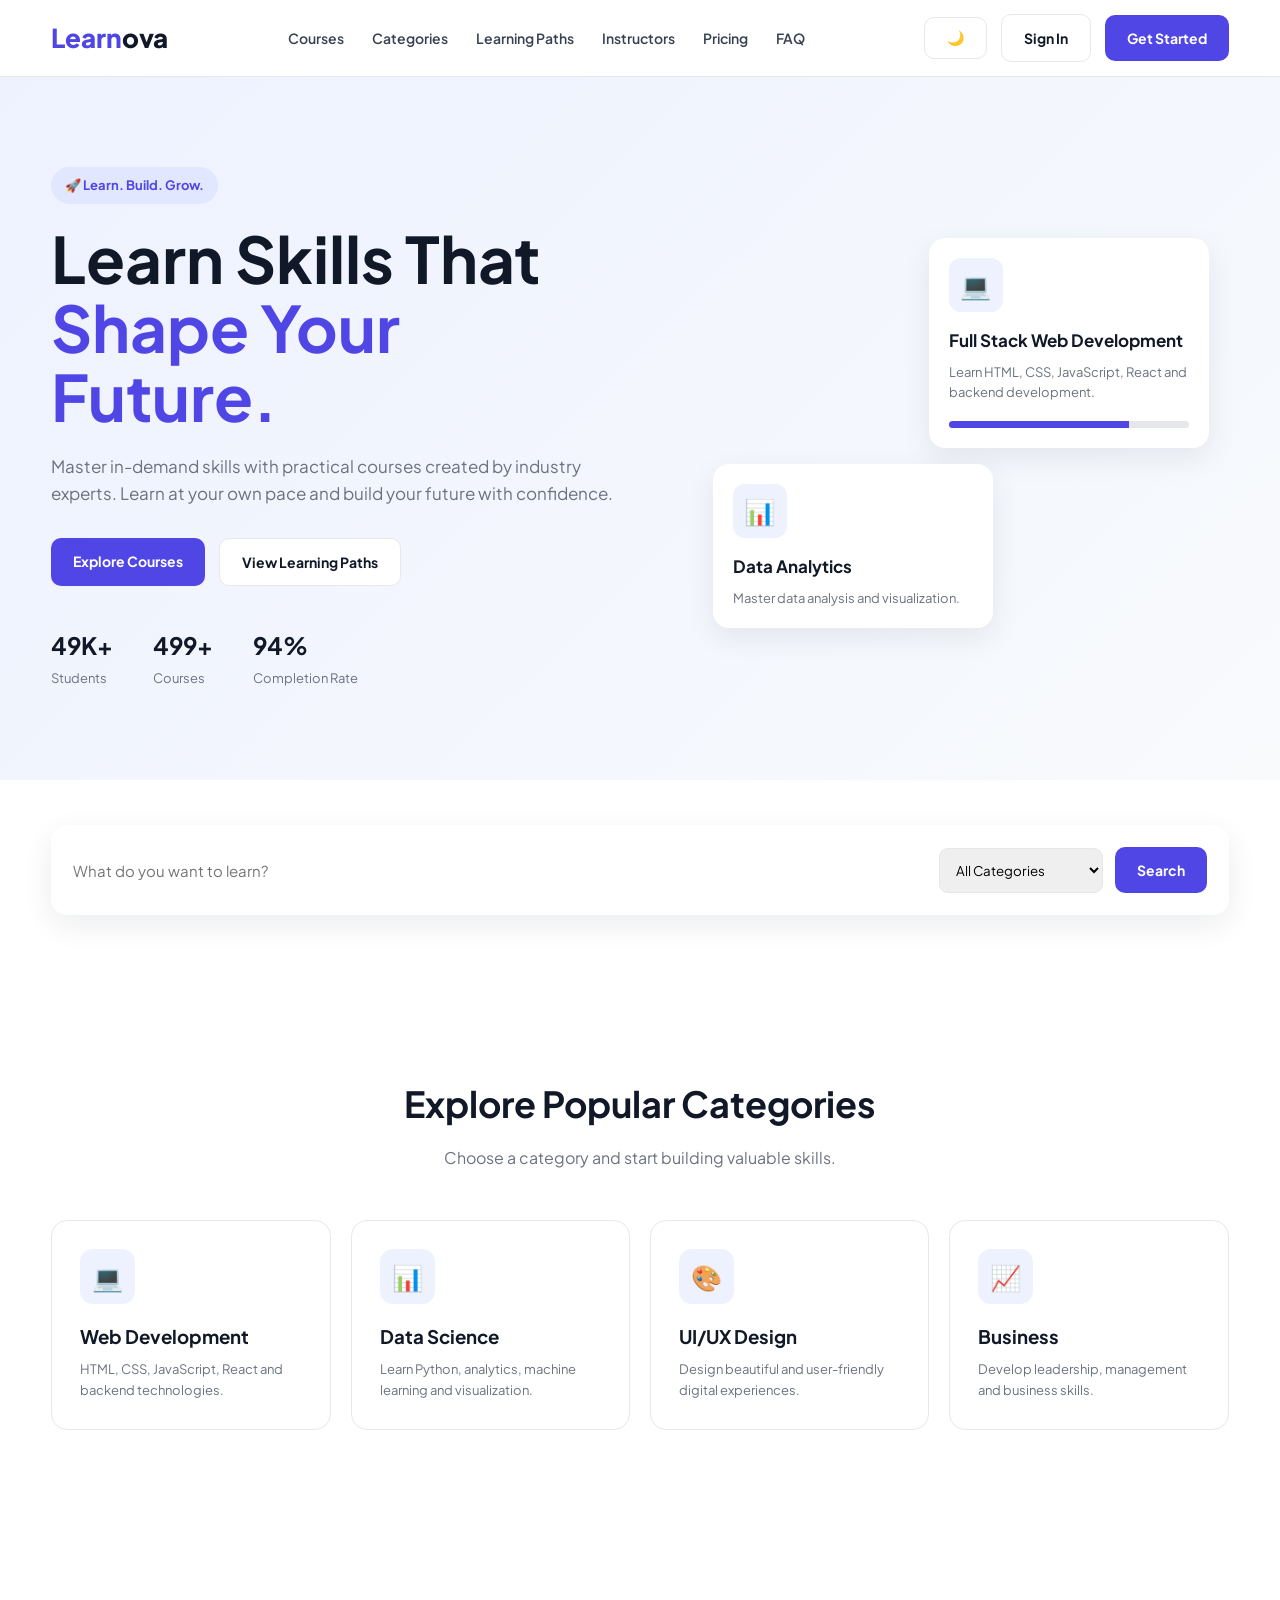
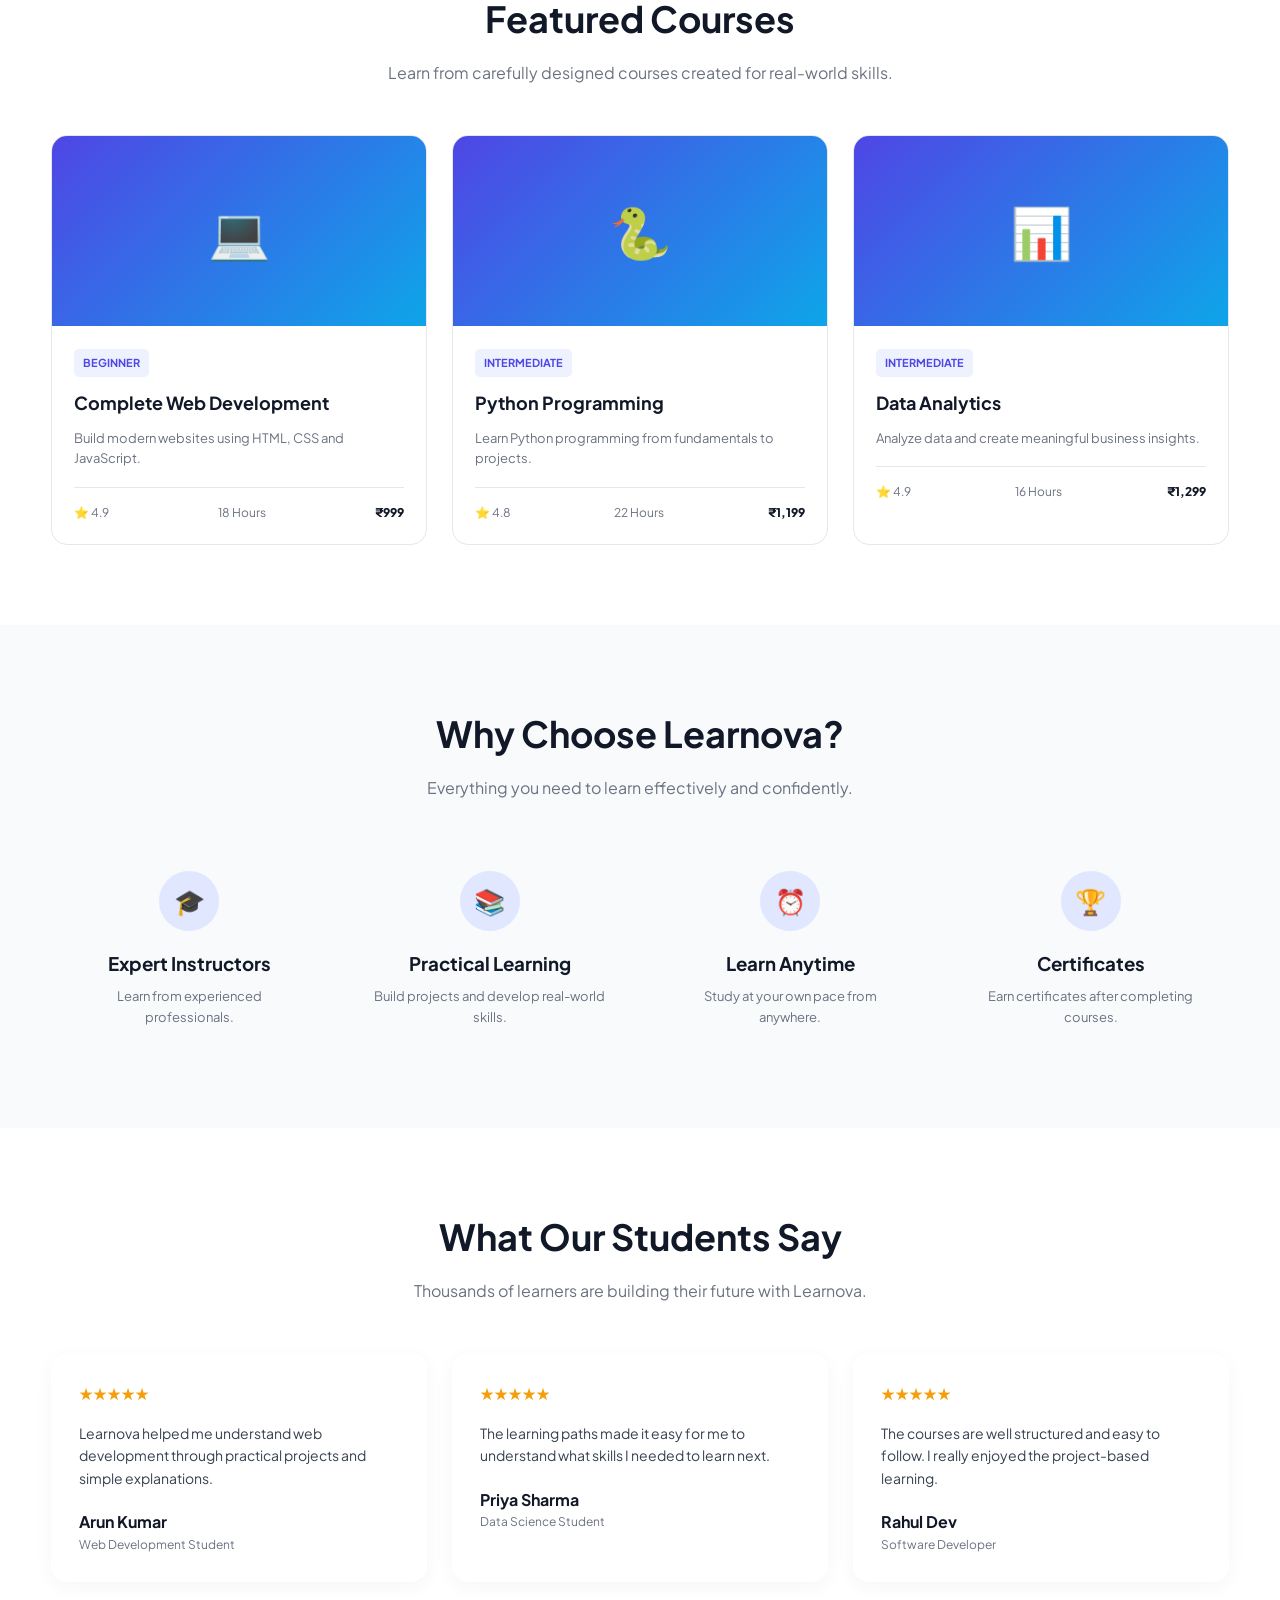
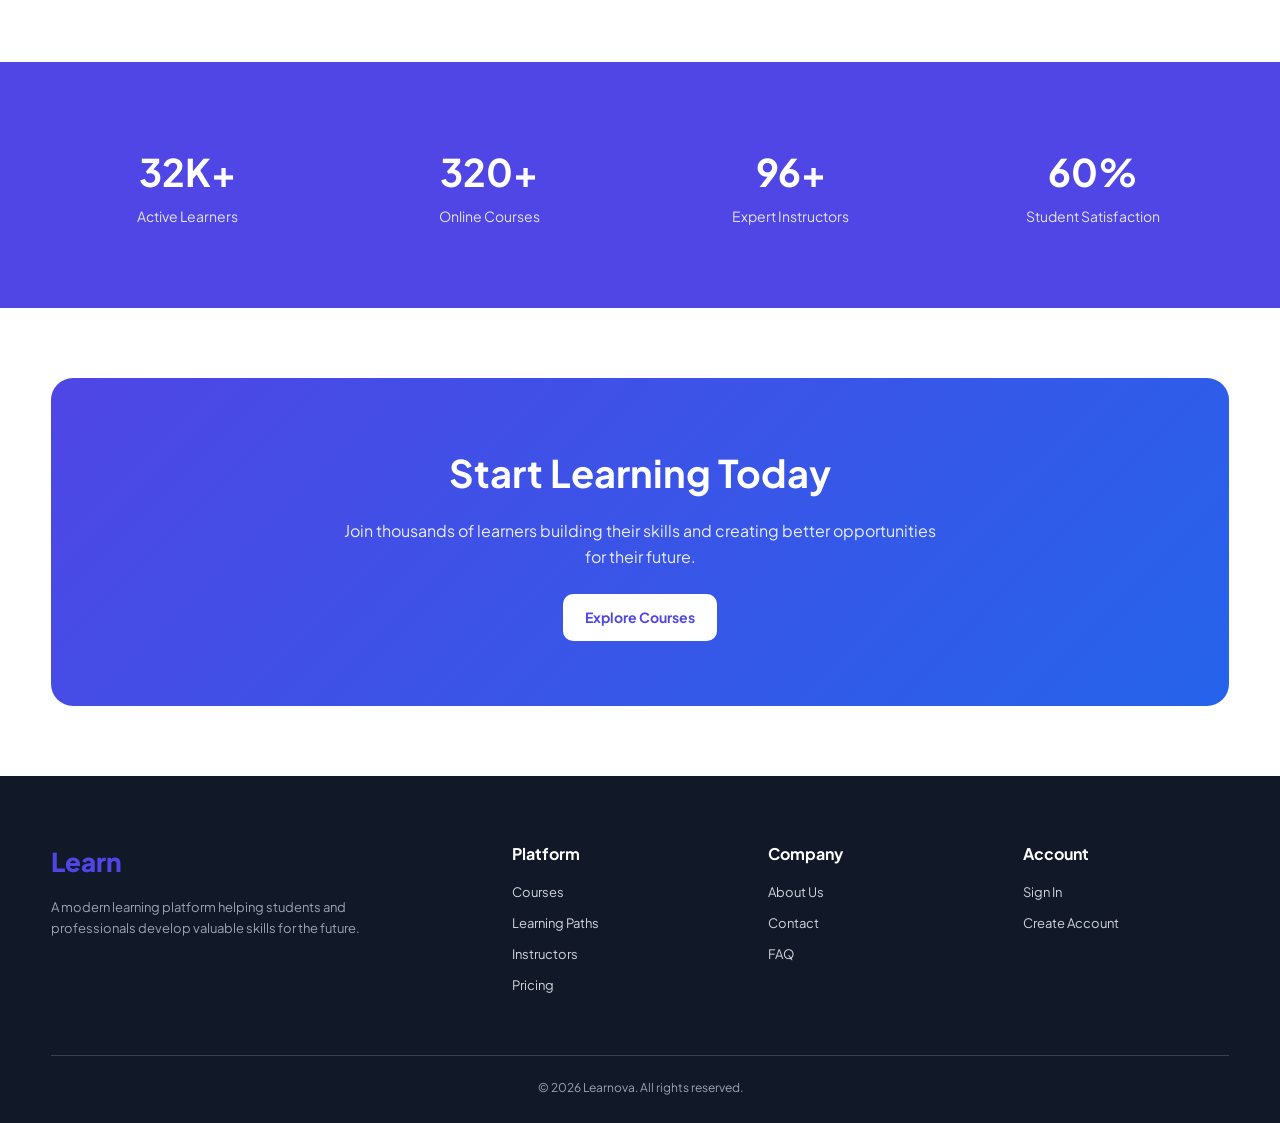
<file: index.html>
<!DOCTYPE html>
<html lang="en">
<head>
    <meta charset="UTF-8">
    <meta name="viewport" content="width=device-width, initial-scale=1.0">
    <title>Learnova - Learn Without Limits</title>
    <link rel="stylesheet" href="css/style.css">
    <script src="js/script.js"></script>
</head>

<body>

<header>
    <div class="container navbar">

        <a href="index.html" class="logo">
            Learn<span>ova</span>
        </a>

        <nav class="nav-links">
            <a href="pages/courses.html">Courses</a>
            <a href="#categories">Categories</a>
            <a href="pages/learning-paths.html">Learning Paths</a>
            <a href="pages/instructors.html">Instructors</a>
            <a href="pages/pricing.html">Pricing</a>
            <a href="pages/faq.html">FAQ</a>
        </nav>

        <div class="nav-actions">
            <a href="pages/login.html" class="btn btn-outline">Sign In</a>
            <a href="pages/courses.html" class="btn btn-primary">Get Started</a>
        </div>

        <div class="menu">☰</div>

    </div>
</header>

<section class="hero">
    <div class="container hero-content">

        <div>

            <span class="badge">🚀 Learn. Build. Grow.</span>

            <h1>
                Learn Skills That
                <span>Shape Your Future.</span>
            </h1>

            <p>
                Master in-demand skills with practical courses created by
                industry experts. Learn at your own pace and build your future
                with confidence.
            </p>

            <div class="hero-buttons">
                <a href="pages/courses.html" class="btn btn-primary">
                    Explore Courses
                </a>

                <a href="pages/learning-paths.html" class="btn btn-outline">
                    View Learning Paths
                </a>
            </div>

            <div class="stats">

                <div class="stat">
                    <strong>50K+</strong>
                    <span>Students</span>
                </div>

                <div class="stat">
                    <strong>500+</strong>
                    <span>Courses</span>
                </div>

                <div class="stat">
                    <strong>95%</strong>
                    <span>Completion Rate</span>
                </div>

            </div>

        </div>

        <div class="hero-visual">

            <div class="course-card-floating course-card-main">

                <div class="course-icon">💻</div>

                <h3>Full Stack Web Development</h3>

                <p>
                    Learn HTML, CSS, JavaScript, React and backend development.
                </p>

                <div class="progress">
                    <span></span>
                </div>

            </div>

            <div class="course-card-floating course-card-small">

                <div class="course-icon">📊</div>

                <h3>Data Analytics</h3>

                <p>
                    Master data analysis and visualization.
                </p>

            </div>

        </div>

    </div>
</section>

<section class="search-section">

    <div class="container">

        <div class="search-box">

            <input
                type="text"
                placeholder="What do you want to learn?"
            >

            <select>
                <option>All Categories</option>
                <option>Web Development</option>
                <option>Data Science</option>
                <option>Design</option>
                <option>Business</option>
            </select>

            <a href="pages/courses.html" class="btn btn-primary">
                Search
            </a>

        </div>

    </div>

</section>

<section id="categories">

    <div class="container">

        <div class="section-heading">
            <h2>Explore Popular Categories</h2>
            <p>
                Choose a category and start building valuable skills.
            </p>
        </div>

        <div class="category-grid">

            <div class="category-card">
                <div class="category-icon">💻</div>
                <h3>Web Development</h3>
                <p>
                    HTML, CSS, JavaScript, React and backend technologies.
                </p>
            </div>

            <div class="category-card">
                <div class="category-icon">📊</div>
                <h3>Data Science</h3>
                <p>
                    Learn Python, analytics, machine learning and visualization.
                </p>
            </div>

            <div class="category-card">
                <div class="category-icon">🎨</div>
                <h3>UI/UX Design</h3>
                <p>
                    Design beautiful and user-friendly digital experiences.
                </p>
            </div>

            <div class="category-card">
                <div class="category-icon">📈</div>
                <h3>Business</h3>
                <p>
                    Develop leadership, management and business skills.
                </p>
            </div>

        </div>

    </div>

</section>

<section>

    <div class="container">

        <div class="section-heading">
            <h2>Featured Courses</h2>
            <p>
                Learn from carefully designed courses created for real-world skills.
            </p>
        </div>

        <div class="course-grid">

            <div class="course-card">

                <div class="course-image">💻</div>

                <div class="course-body">

                    <span class="course-level">BEGINNER</span>

                    <h3>Complete Web Development</h3>

                    <p>
                        Build modern websites using HTML, CSS and JavaScript.
                    </p>

                    <div class="course-meta">
                        <span>⭐ 4.9</span>
                        <span>18 Hours</span>
                        <span class="course-price">₹999</span>
                    </div>

                </div>

            </div>

            <div class="course-card">

                <div class="course-image">🐍</div>

                <div class="course-body">

                    <span class="course-level">INTERMEDIATE</span>

                    <h3>Python Programming</h3>

                    <p>
                        Learn Python programming from fundamentals to projects.
                    </p>

                    <div class="course-meta">
                        <span>⭐ 4.8</span>
                        <span>22 Hours</span>
                        <span class="course-price">₹1,199</span>
                    </div>

                </div>

            </div>

            <div class="course-card">

                <div class="course-image">📊</div>

                <div class="course-body">

                    <span class="course-level">INTERMEDIATE</span>

                    <h3>Data Analytics</h3>

                    <p>
                        Analyze data and create meaningful business insights.
                    </p>

                    <div class="course-meta">
                        <span>⭐ 4.9</span>
                        <span>16 Hours</span>
                        <span class="course-price">₹1,299</span>
                    </div>

                </div>

            </div>

        </div>

    </div>

</section>

<section class="benefits">

    <div class="container">

        <div class="section-heading">
            <h2>Why Choose Learnova?</h2>
            <p>
                Everything you need to learn effectively and confidently.
            </p>
        </div>

        <div class="benefit-grid">

            <div class="benefit">
                <div class="benefit-icon">🎓</div>
                <h3>Expert Instructors</h3>
                <p>Learn from experienced professionals.</p>
            </div>

            <div class="benefit">
                <div class="benefit-icon">📚</div>
                <h3>Practical Learning</h3>
                <p>Build projects and develop real-world skills.</p>
            </div>

            <div class="benefit">
                <div class="benefit-icon">⏰</div>
                <h3>Learn Anytime</h3>
                <p>Study at your own pace from anywhere.</p>
            </div>

            <div class="benefit">
                <div class="benefit-icon">🏆</div>
                <h3>Certificates</h3>
                <p>Earn certificates after completing courses.</p>
            </div>

        </div>

    </div>

</section>

<section>

    <div class="container">

        <div class="section-heading">
            <h2>What Our Students Say</h2>
            <p>
                Thousands of learners are building their future with Learnova.
            </p>
        </div>

        <div class="testimonial-grid">

            <div class="testimonial">
                <div class="stars">★★★★★</div>
                <p>
                    Learnova helped me understand web development through
                    practical projects and simple explanations.
                </p>
                <strong>Arun Kumar</strong>
                <span>Web Development Student</span>
            </div>

            <div class="testimonial">
                <div class="stars">★★★★★</div>
                <p>
                    The learning paths made it easy for me to understand
                    what skills I needed to learn next.
                </p>
                <strong>Priya Sharma</strong>
                <span>Data Science Student</span>
            </div>

            <div class="testimonial">
                <div class="stars">★★★★★</div>
                <p>
                    The courses are well structured and easy to follow.
                    I really enjoyed the project-based learning.
                </p>
                <strong>Rahul Dev</strong>
                <span>Software Developer</span>
            </div>

        </div>

    </div>

</section>

<section class="statistics">

    <div class="container statistics-grid">

        <div>
            <strong>50K+</strong>
            <span>Active Learners</span>
        </div>

        <div>
            <strong>500+</strong>
            <span>Online Courses</span>
        </div>

        <div>
            <strong>150+</strong>
            <span>Expert Instructors</span>
        </div>

        <div>
            <strong>95%</strong>
            <span>Student Satisfaction</span>
        </div>

    </div>

</section>

<section class="cta">

    <div class="container">

        <div class="cta-box">

            <h2>Start Learning Today</h2>

            <p>
                Join thousands of learners building their skills and creating
                better opportunities for their future.
            </p>

            <a href="pages/courses.html" class="btn btn-light">
                Explore Courses
            </a>

        </div>

    </div>

</section>

<footer>

    <div class="container">

        <div class="footer-grid">

            <div class="footer-brand">

                <div class="logo">
                    Learn<span>ova</span>
                </div>

                <p>
                    A modern learning platform helping students and professionals
                    develop valuable skills for the future.
                </p>

            </div>

            <div>
                <h4>Platform</h4>

                <ul>
                    <li><a href="pages/courses.html">Courses</a></li>
                    <li><a href="pages/learning-paths.html">Learning Paths</a></li>
                    <li><a href="pages/instructors.html">Instructors</a></li>
                    <li><a href="pages/pricing.html">Pricing</a></li>
                </ul>
            </div>

            <div>
                <h4>Company</h4>

                <ul>
                    <li><a href="pages/about.html">About Us</a></li>
                    <li><a href="pages/contact.html">Contact</a></li>
                    <li><a href="pages/faq.html">FAQ</a></li>
                </ul>
            </div>

            <div>
                <h4>Account</h4>

                <ul>
                    <li><a href="pages/login.html">Sign In</a></li>
                    <li><a href="pages/login.html">Create Account</a></li>
                </ul>
            </div>

        </div>

        <div class="footer-bottom">
            © 2026 Learnova. All rights reserved.
        </div>

    </div>

</footer>

</body>
</html>
</file>
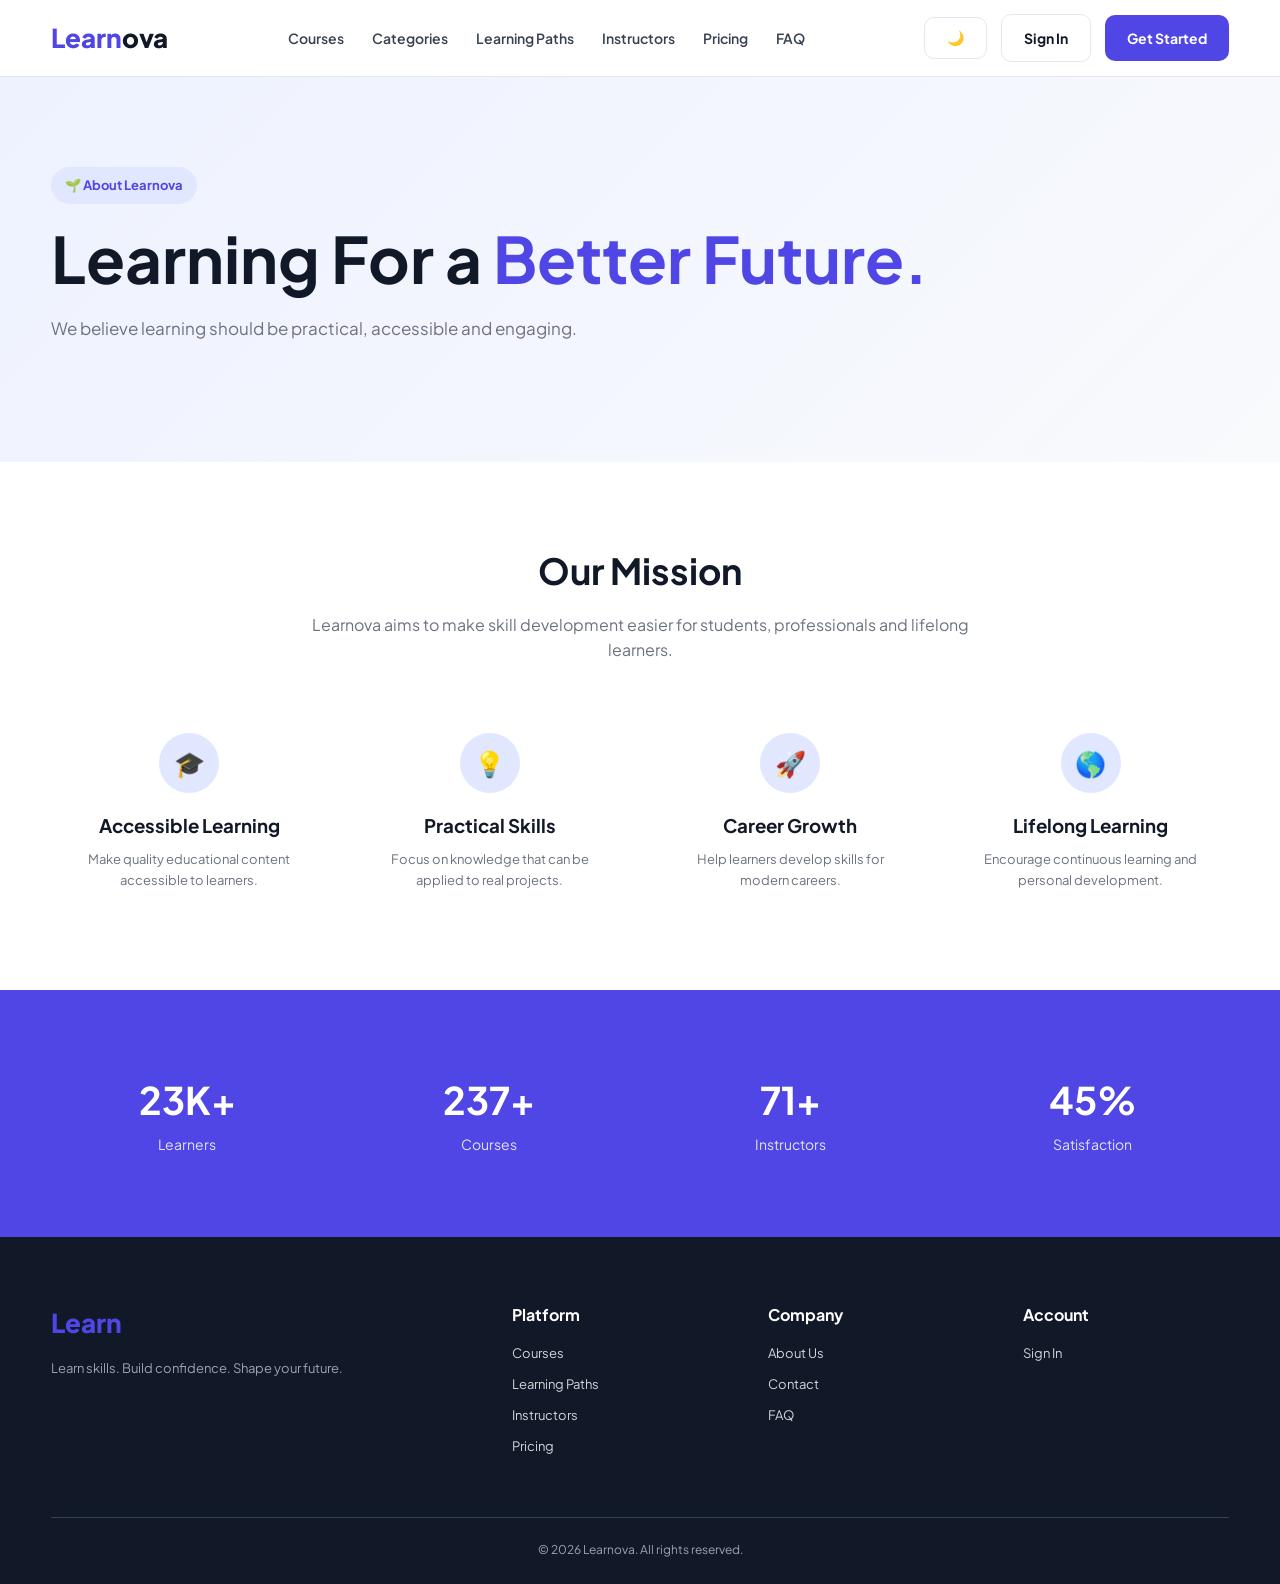
<file: pages/about.html>
<!DOCTYPE html>
<html lang="en">
<head>
    <meta charset="UTF-8">
    <meta name="viewport" content="width=device-width, initial-scale=1.0">
    <title>About Us - Learnova</title>
    <link rel="stylesheet" href="../css/style.css">
    <script src="../js/script.js"></script>
</head>

<body>

<header>
    <div class="container navbar">

        <a href="../index.html" class="logo">
            Learn<span>ova</span>
        </a>

        <nav class="nav-links">
            <a href="courses.html">Courses</a>
            <a href="../index.html#categories">Categories</a>
            <a href="learning-paths.html">Learning Paths</a>
            <a href="instructors.html">Instructors</a>
            <a href="pricing.html">Pricing</a>
            <a href="faq.html">FAQ</a>
        </nav>

        <div class="nav-actions">
            <a href="login.html" class="btn btn-outline">Sign In</a>
            <a href="courses.html" class="btn btn-primary">Get Started</a>
        </div>

    </div>
</header>

<section class="hero">
    <div class="container">
        <span class="badge">🌱 About Learnova</span>
        <h1>Learning For a <span>Better Future.</span></h1>
        <p>
            We believe learning should be practical, accessible and engaging.
        </p>
    </div>
</section>

<section>

    <div class="container">

        <div class="section-heading">
            <h2>Our Mission</h2>
            <p>
                Learnova aims to make skill development easier for students,
                professionals and lifelong learners.
            </p>
        </div>

        <div class="benefit-grid">

            <div class="benefit">
                <div class="benefit-icon">🎓</div>
                <h3>Accessible Learning</h3>
                <p>
                    Make quality educational content accessible to learners.
                </p>
            </div>

            <div class="benefit">
                <div class="benefit-icon">💡</div>
                <h3>Practical Skills</h3>
                <p>
                    Focus on knowledge that can be applied to real projects.
                </p>
            </div>

            <div class="benefit">
                <div class="benefit-icon">🚀</div>
                <h3>Career Growth</h3>
                <p>
                    Help learners develop skills for modern careers.
                </p>
            </div>

            <div class="benefit">
                <div class="benefit-icon">🌎</div>
                <h3>Lifelong Learning</h3>
                <p>
                    Encourage continuous learning and personal development.
                </p>
            </div>

        </div>

    </div>

</section>

<section class="statistics">

    <div class="container statistics-grid">

        <div>
            <strong>50K+</strong>
            <span>Learners</span>
        </div>

        <div>
            <strong>500+</strong>
            <span>Courses</span>
        </div>

        <div>
            <strong>150+</strong>
            <span>Instructors</span>
        </div>

        <div>
            <strong>95%</strong>
            <span>Satisfaction</span>
        </div>

    </div>

</section>

<footer>
    <div class="container">

        <div class="footer-grid">

            <div class="footer-brand">
                <div class="logo">Learn<span>ova</span></div>
                <p>Learn skills. Build confidence. Shape your future.</p>
            </div>

            <div>
                <h4>Platform</h4>
                <ul>
                    <li><a href="courses.html">Courses</a></li>
                    <li><a href="learning-paths.html">Learning Paths</a></li>
                    <li><a href="instructors.html">Instructors</a></li>
                    <li><a href="pricing.html">Pricing</a></li>
                </ul>
            </div>

            <div>
                <h4>Company</h4>
                <ul>
                    <li><a href="about.html">About Us</a></li>
                    <li><a href="contact.html">Contact</a></li>
                    <li><a href="faq.html">FAQ</a></li>
                </ul>
            </div>

            <div>
                <h4>Account</h4>
                <ul>
                    <li><a href="login.html">Sign In</a></li>
                </ul>
            </div>

        </div>

        <div class="footer-bottom">
            © 2026 Learnova. All rights reserved.
        </div>

    </div>
</footer>

</body>
</html>
</file>
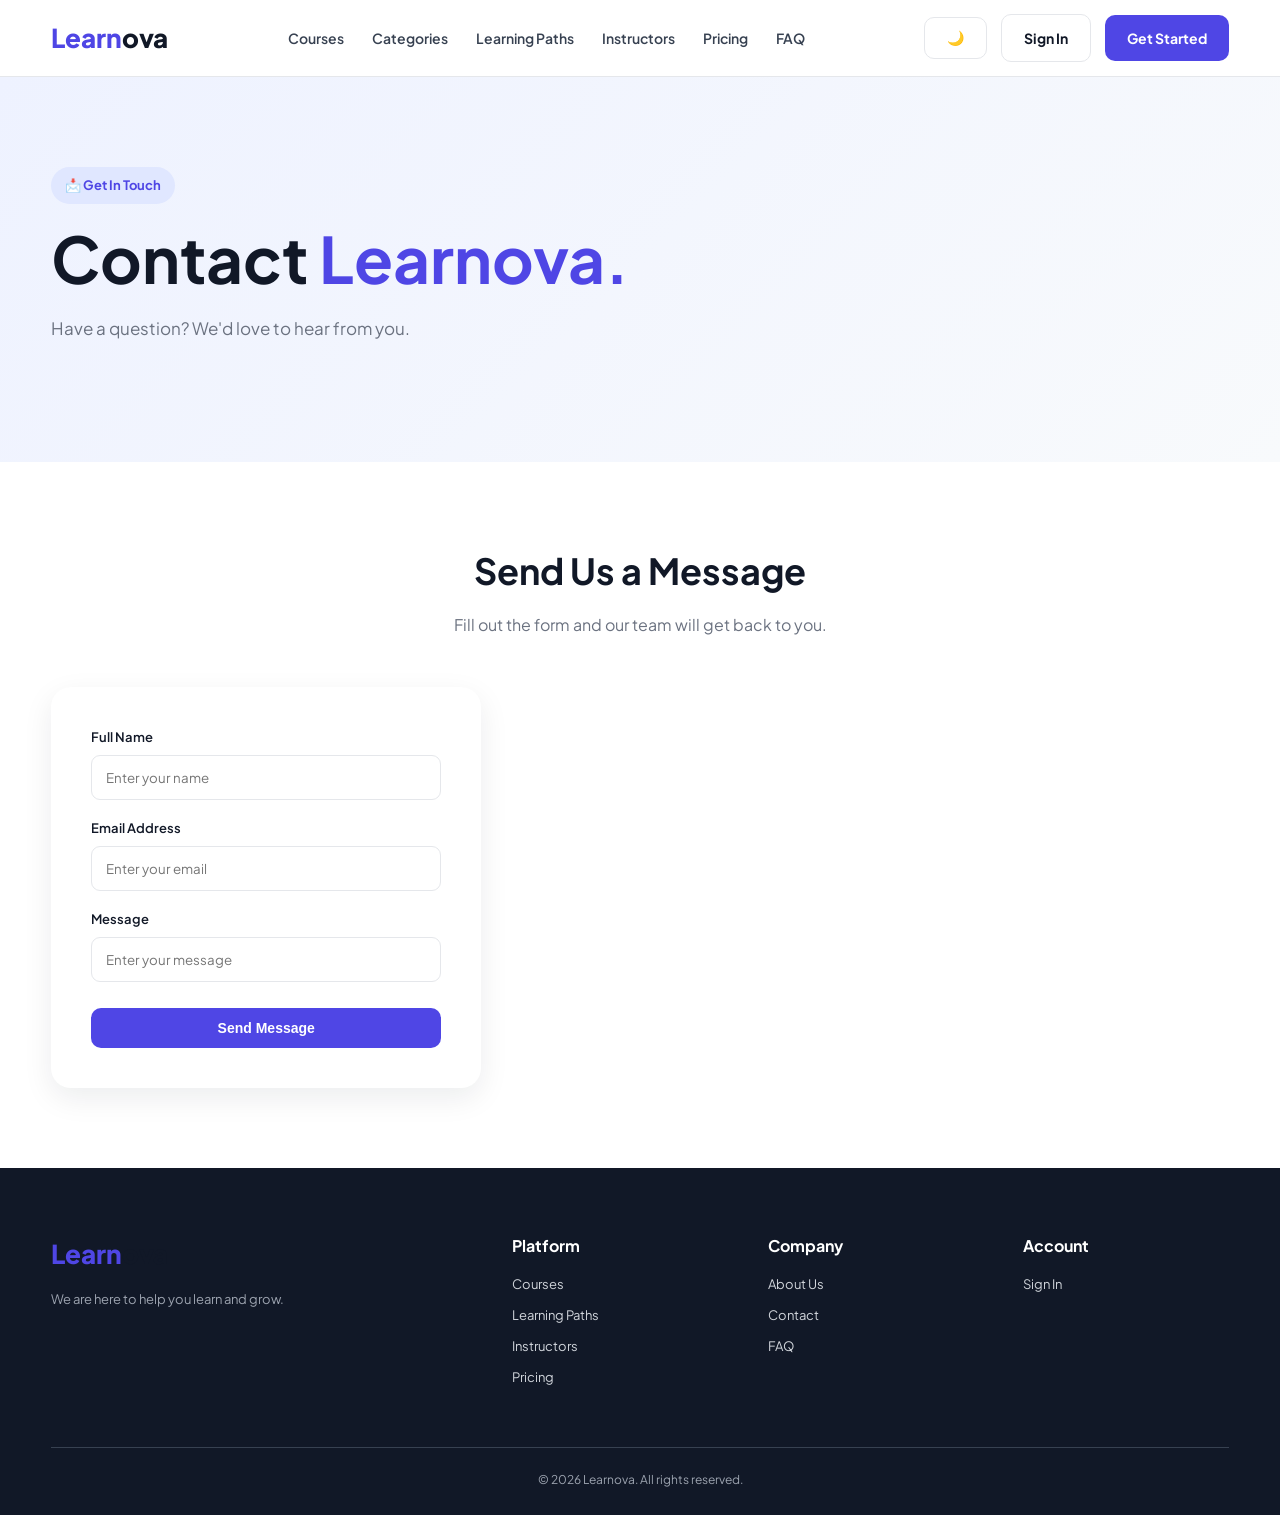
<file: pages/contact.html>
<!DOCTYPE html>
<html lang="en">
<head>
    <meta charset="UTF-8">
    <meta name="viewport" content="width=device-width, initial-scale=1.0">
    <title>Contact - Learnova</title>
    <link rel="stylesheet" href="../css/style.css">
    <script src="../js/script.js"></script>
</head>

<body>

<header>
    <div class="container navbar">

        <a href="../index.html" class="logo">
            Learn<span>ova</span>
        </a>

        <nav class="nav-links">
            <a href="courses.html">Courses</a>
            <a href="../index.html#categories">Categories</a>
            <a href="learning-paths.html">Learning Paths</a>
            <a href="instructors.html">Instructors</a>
            <a href="pricing.html">Pricing</a>
            <a href="faq.html">FAQ</a>
        </nav>

        <div class="nav-actions">
            <a href="login.html" class="btn btn-outline">Sign In</a>
            <a href="courses.html" class="btn btn-primary">Get Started</a>
        </div>

    </div>
</header>

<section class="hero">
    <div class="container">
        <span class="badge">📩 Get In Touch</span>
        <h1>Contact <span>Learnova.</span></h1>
        <p>
            Have a question? We'd love to hear from you.
        </p>
    </div>
</section>

<section>

    <div class="container">

        <div class="section-heading">
            <h2>Send Us a Message</h2>
            <p>
                Fill out the form and our team will get back to you.
            </p>
        </div>

        <div class="login-card">

            <form>

                <div class="form-group">
                    <label for="name">Full Name</label>
                    <input
                        type="text"
                        id="name"
                        placeholder="Enter your name"
                    >
                </div>

                <div class="form-group">
                    <label for="email">Email Address</label>
                    <input
                        type="email"
                        id="email"
                        placeholder="Enter your email"
                    >
                </div>

                <div class="form-group">
                    <label for="message">Message</label>
                    <input
                        type="text"
                        id="message"
                        placeholder="Enter your message"
                    >
                </div>

                <button type="submit" class="btn btn-primary">
                    Send Message
                </button>

            </form>

        </div>

    </div>

</section>

<footer>
    <div class="container">

        <div class="footer-grid">

            <div class="footer-brand">
                <div class="logo">Learn<span>ova</span></div>
                <p>We are here to help you learn and grow.</p>
            </div>

            <div>
                <h4>Platform</h4>
                <ul>
                    <li><a href="courses.html">Courses</a></li>
                    <li><a href="learning-paths.html">Learning Paths</a></li>
                    <li><a href="instructors.html">Instructors</a></li>
                    <li><a href="pricing.html">Pricing</a></li>
                </ul>
            </div>

            <div>
                <h4>Company</h4>
                <ul>
                    <li><a href="about.html">About Us</a></li>
                    <li><a href="contact.html">Contact</a></li>
                    <li><a href="faq.html">FAQ</a></li>
                </ul>
            </div>

            <div>
                <h4>Account</h4>
                <ul>
                    <li><a href="login.html">Sign In</a></li>
                </ul>
            </div>

        </div>

        <div class="footer-bottom">
            © 2026 Learnova. All rights reserved.
        </div>

    </div>
</footer>

</body>
</html>
</file>
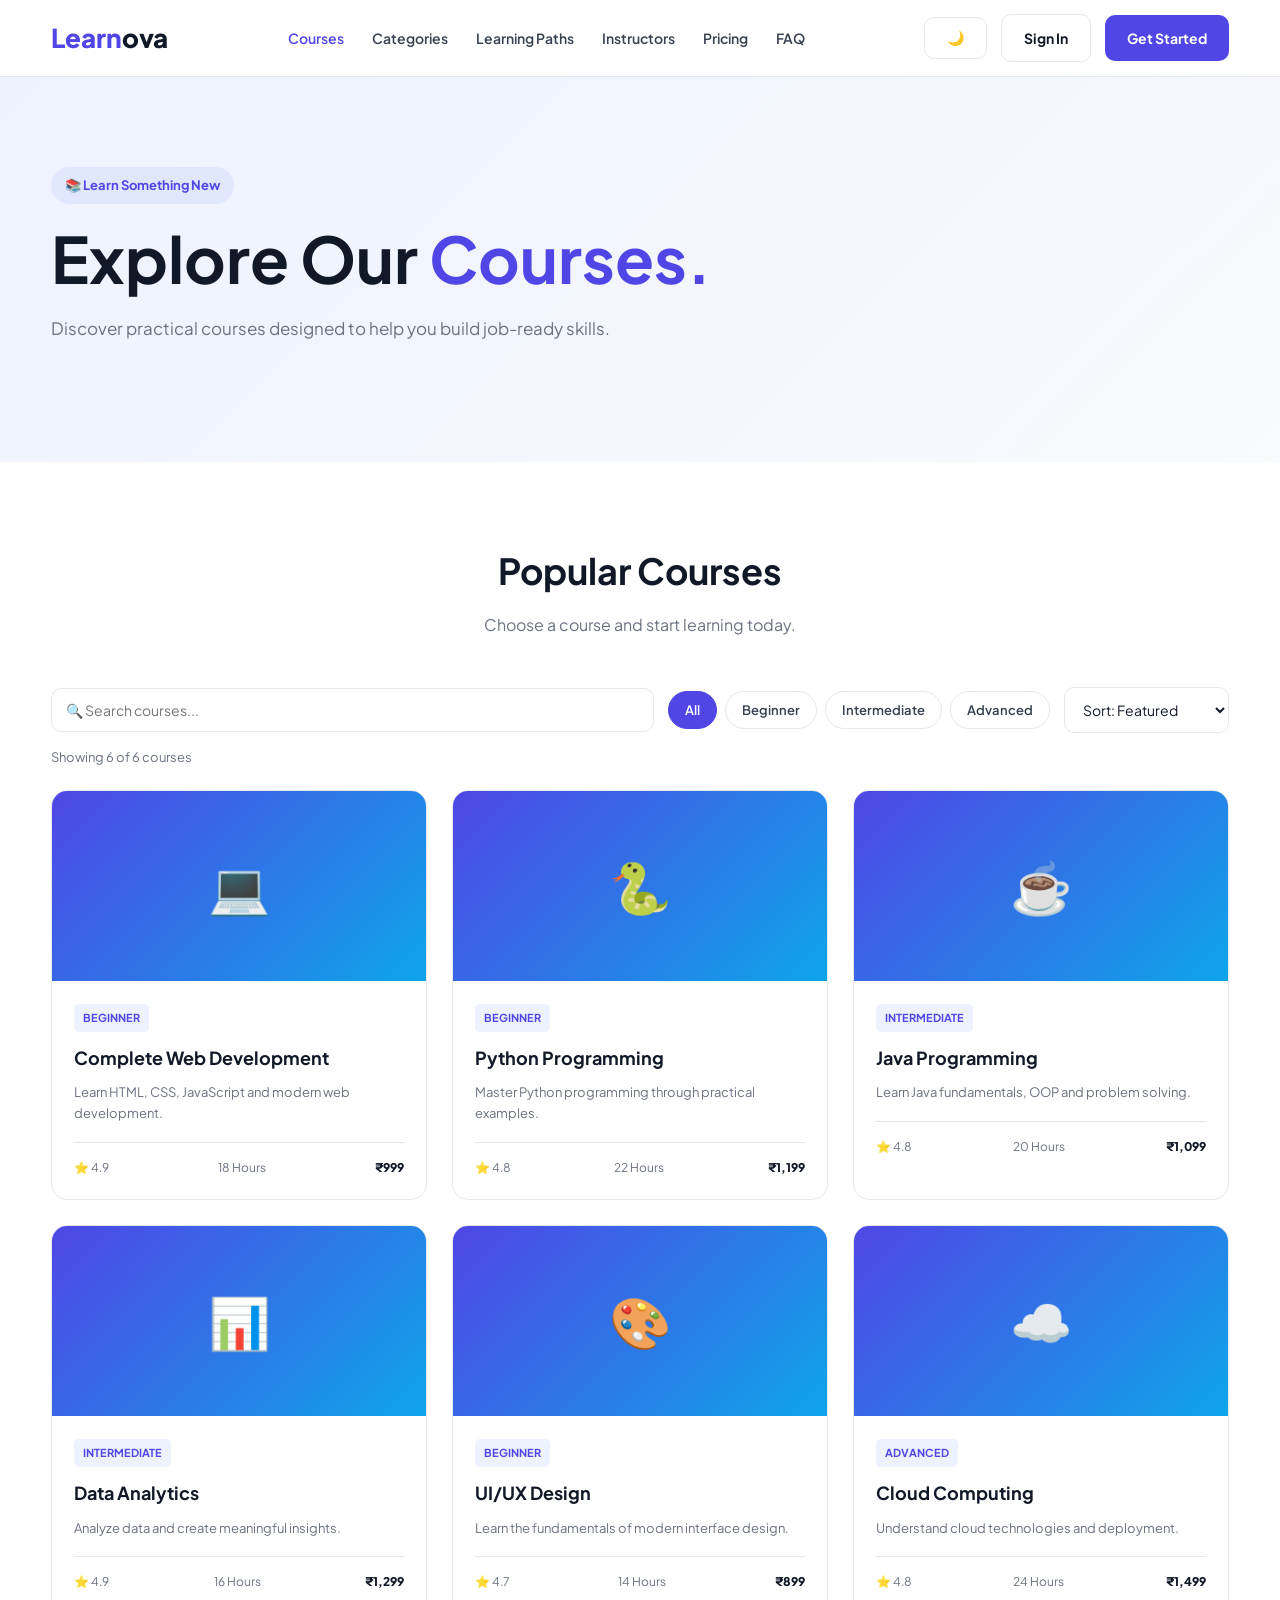
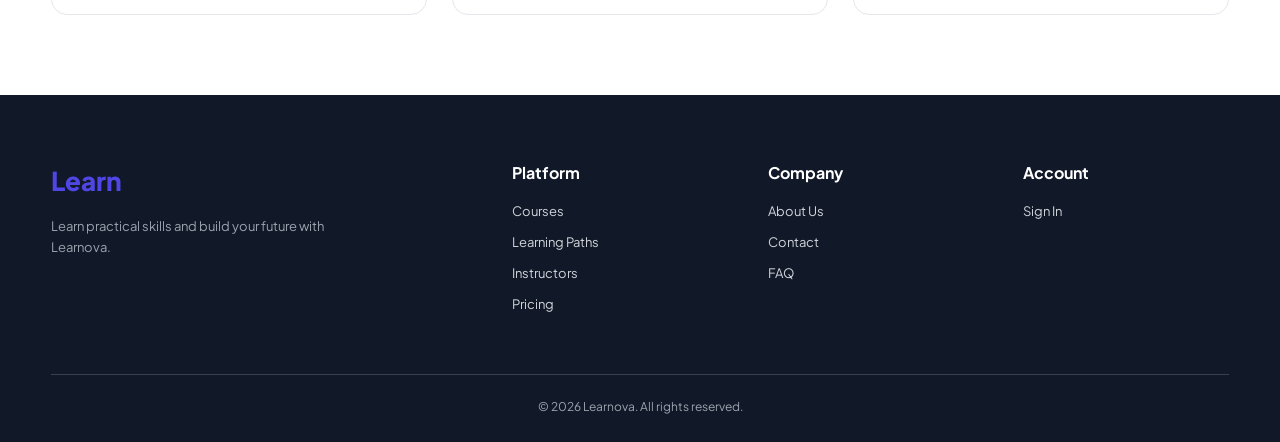
<file: pages/courses.html>
<!DOCTYPE html>
<html lang="en">
<head>
    <meta charset="UTF-8">
    <meta name="viewport" content="width=device-width, initial-scale=1.0">
    <title>Courses - Learnova</title>
    <link rel="stylesheet" href="../css/style.css">
    <script src="../js/script.js"></script>
</head>

<body>

<header>
    <div class="container navbar">

        <a href="../index.html" class="logo">
            Learn<span>ova</span>
        </a>

        <nav class="nav-links">
            <a href="courses.html">Courses</a>
            <a href="../index.html#categories">Categories</a>
            <a href="learning-paths.html">Learning Paths</a>
            <a href="instructors.html">Instructors</a>
            <a href="pricing.html">Pricing</a>
            <a href="faq.html">FAQ</a>
        </nav>

        <div class="nav-actions">
            <a href="login.html" class="btn btn-outline">Sign In</a>
            <a href="courses.html" class="btn btn-primary">Get Started</a>
        </div>

    </div>
</header>

<section class="hero">
    <div class="container">
        <span class="badge">📚 Learn Something New</span>

        <h1>Explore Our <span>Courses.</span></h1>

        <p>
            Discover practical courses designed to help you build
            job-ready skills.
        </p>
    </div>
</section>

<section>

    <div class="container">

        <div class="section-heading">
            <h2>Popular Courses</h2>
            <p>Choose a course and start learning today.</p>
        </div>

        <div class="course-grid">

            <div class="course-card">
                <div class="course-image">💻</div>
                <div class="course-body">
                    <span class="course-level">BEGINNER</span>
                    <h3>Complete Web Development</h3>
                    <p>Learn HTML, CSS, JavaScript and modern web development.</p>
                    <div class="course-meta">
                        <span>⭐ 4.9</span>
                        <span>18 Hours</span>
                        <span class="course-price">₹999</span>
                    </div>
                </div>
            </div>

            <div class="course-card">
                <div class="course-image">🐍</div>
                <div class="course-body">
                    <span class="course-level">BEGINNER</span>
                    <h3>Python Programming</h3>
                    <p>Master Python programming through practical examples.</p>
                    <div class="course-meta">
                        <span>⭐ 4.8</span>
                        <span>22 Hours</span>
                        <span class="course-price">₹1,199</span>
                    </div>
                </div>
            </div>

            <div class="course-card">
                <div class="course-image">☕</div>
                <div class="course-body">
                    <span class="course-level">INTERMEDIATE</span>
                    <h3>Java Programming</h3>
                    <p>Learn Java fundamentals, OOP and problem solving.</p>
                    <div class="course-meta">
                        <span>⭐ 4.8</span>
                        <span>20 Hours</span>
                        <span class="course-price">₹1,099</span>
                    </div>
                </div>
            </div>

            <div class="course-card">
                <div class="course-image">📊</div>
                <div class="course-body">
                    <span class="course-level">INTERMEDIATE</span>
                    <h3>Data Analytics</h3>
                    <p>Analyze data and create meaningful insights.</p>
                    <div class="course-meta">
                        <span>⭐ 4.9</span>
                        <span>16 Hours</span>
                        <span class="course-price">₹1,299</span>
                    </div>
                </div>
            </div>

            <div class="course-card">
                <div class="course-image">🎨</div>
                <div class="course-body">
                    <span class="course-level">BEGINNER</span>
                    <h3>UI/UX Design</h3>
                    <p>Learn the fundamentals of modern interface design.</p>
                    <div class="course-meta">
                        <span>⭐ 4.7</span>
                        <span>14 Hours</span>
                        <span class="course-price">₹899</span>
                    </div>
                </div>
            </div>

            <div class="course-card">
                <div class="course-image">☁️</div>
                <div class="course-body">
                    <span class="course-level">ADVANCED</span>
                    <h3>Cloud Computing</h3>
                    <p>Understand cloud technologies and deployment.</p>
                    <div class="course-meta">
                        <span>⭐ 4.8</span>
                        <span>24 Hours</span>
                        <span class="course-price">₹1,499</span>
                    </div>
                </div>
            </div>

        </div>

    </div>

</section>

<footer>
    <div class="container">

        <div class="footer-grid">

            <div class="footer-brand">
                <div class="logo">Learn<span>ova</span></div>
                <p>
                    Learn practical skills and build your future with Learnova.
                </p>
            </div>

            <div>
                <h4>Platform</h4>
                <ul>
                    <li><a href="courses.html">Courses</a></li>
                    <li><a href="learning-paths.html">Learning Paths</a></li>
                    <li><a href="instructors.html">Instructors</a></li>
                    <li><a href="pricing.html">Pricing</a></li>
                </ul>
            </div>

            <div>
                <h4>Company</h4>
                <ul>
                    <li><a href="about.html">About Us</a></li>
                    <li><a href="contact.html">Contact</a></li>
                    <li><a href="faq.html">FAQ</a></li>
                </ul>
            </div>

            <div>
                <h4>Account</h4>
                <ul>
                    <li><a href="login.html">Sign In</a></li>
                </ul>
            </div>

        </div>

        <div class="footer-bottom">
            © 2026 Learnova. All rights reserved.
        </div>

    </div>
</footer>

</body>
</html>
</file>
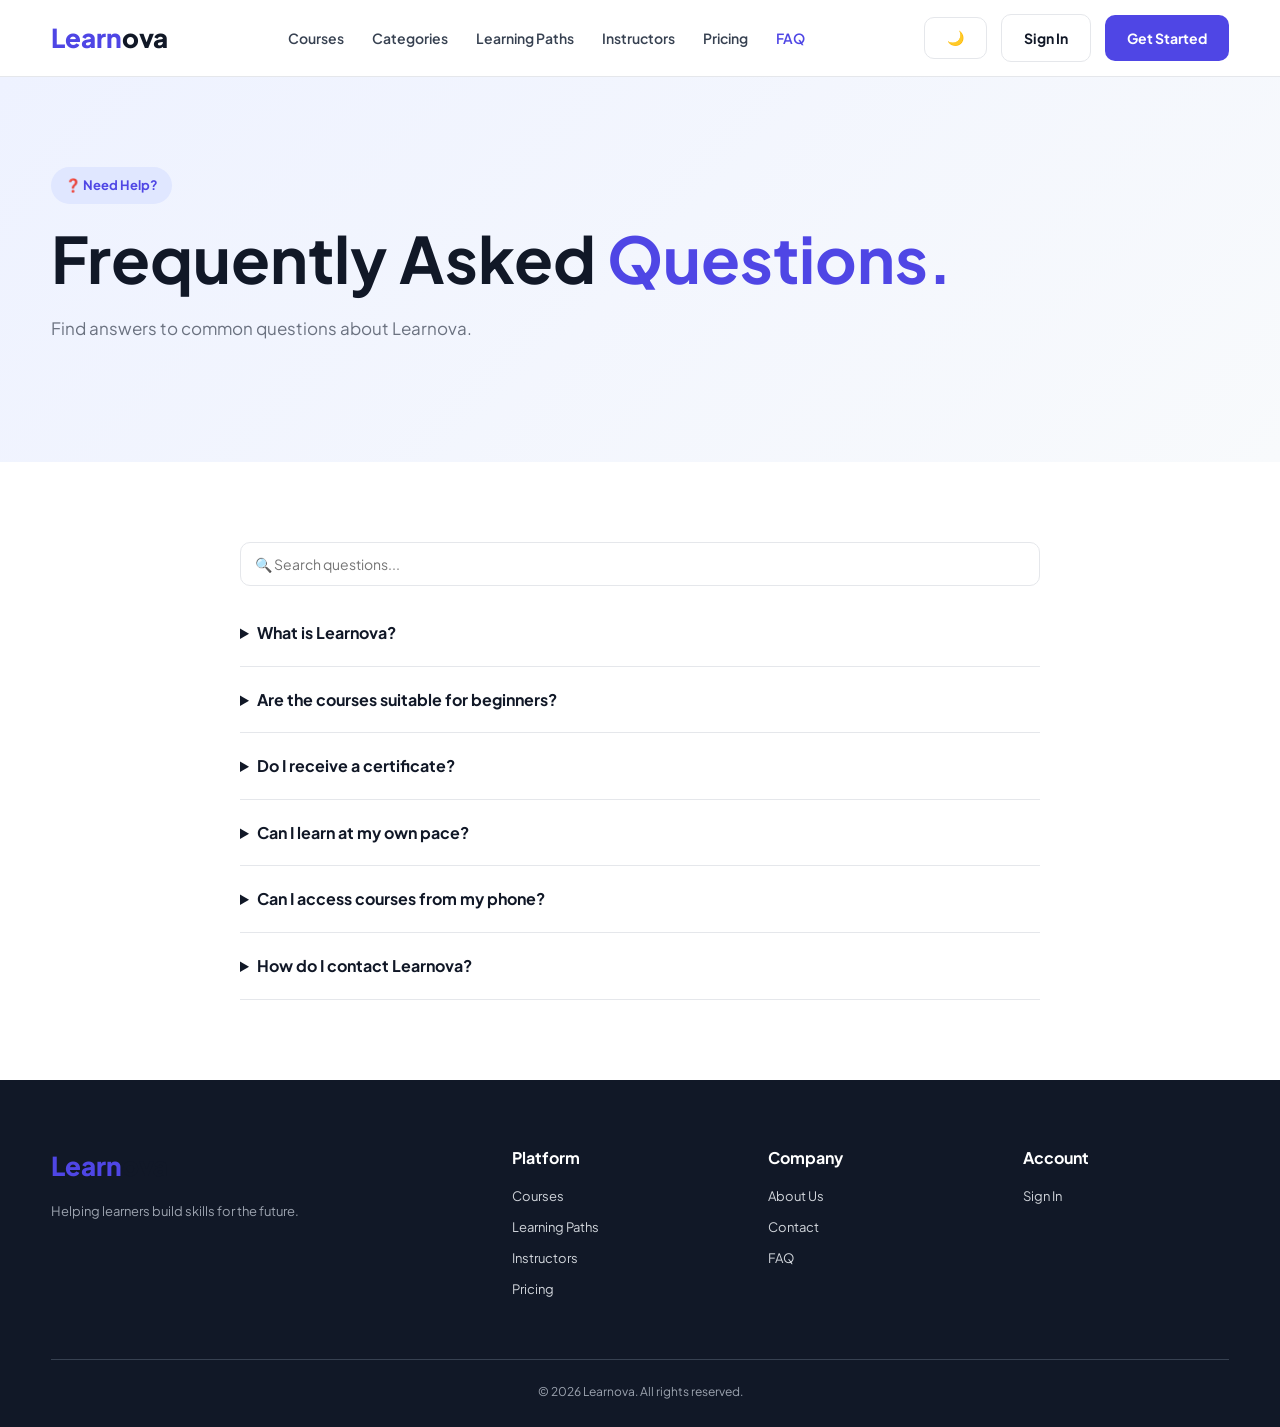
<file: pages/faq.html>
<!DOCTYPE html>
<html lang="en">
<head>
    <meta charset="UTF-8">
    <meta name="viewport" content="width=device-width, initial-scale=1.0">
    <title>FAQ - Learnova</title>
    <link rel="stylesheet" href="../css/style.css">
    <script src="../js/script.js"></script>
</head>

<body>

<header>
    <div class="container navbar">

        <a href="../index.html" class="logo">
            Learn<span>ova</span>
        </a>

        <nav class="nav-links">
            <a href="courses.html">Courses</a>
            <a href="../index.html#categories">Categories</a>
            <a href="learning-paths.html">Learning Paths</a>
            <a href="instructors.html">Instructors</a>
            <a href="pricing.html">Pricing</a>
            <a href="faq.html">FAQ</a>
        </nav>

        <div class="nav-actions">
            <a href="login.html" class="btn btn-outline">Sign In</a>
            <a href="courses.html" class="btn btn-primary">Get Started</a>
        </div>

    </div>
</header>

<section class="hero">
    <div class="container">
        <span class="badge">❓ Need Help?</span>
        <h1>Frequently Asked <span>Questions.</span></h1>
        <p>
            Find answers to common questions about Learnova.
        </p>
    </div>
</section>

<section>

    <div class="container">

        <div class="faq">

            <details>
                <summary>What is Learnova?</summary>
                <p>
                    Learnova is an online learning platform that provides
                    practical courses and structured learning paths.
                </p>
            </details>

            <details>
                <summary>Are the courses suitable for beginners?</summary>
                <p>
                    Yes. Many courses are designed specifically for beginners
                    and start from fundamental concepts.
                </p>
            </details>

            <details>
                <summary>Do I receive a certificate?</summary>
                <p>
                    Yes. Eligible courses provide a certificate after
                    successful completion.
                </p>
            </details>

            <details>
                <summary>Can I learn at my own pace?</summary>
                <p>
                    Yes. Learnova courses are designed to allow learners
                    to study according to their own schedule.
                </p>
            </details>

            <details>
                <summary>Can I access courses from my phone?</summary>
                <p>
                    Yes. The Learnova platform is designed to work across
                    desktop and mobile devices.
                </p>
            </details>

            <details>
                <summary>How do I contact Learnova?</summary>
                <p>
                    You can contact our team through the Contact page.
                </p>
            </details>

        </div>

    </div>

</section>

<footer>
    <div class="container">

        <div class="footer-grid">

            <div class="footer-brand">
                <div class="logo">Learn<span>ova</span></div>
                <p>Helping learners build skills for the future.</p>
            </div>

            <div>
                <h4>Platform</h4>
                <ul>
                    <li><a href="courses.html">Courses</a></li>
                    <li><a href="learning-paths.html">Learning Paths</a></li>
                    <li><a href="instructors.html">Instructors</a></li>
                    <li><a href="pricing.html">Pricing</a></li>
                </ul>
            </div>

            <div>
                <h4>Company</h4>
                <ul>
                    <li><a href="about.html">About Us</a></li>
                    <li><a href="contact.html">Contact</a></li>
                    <li><a href="faq.html">FAQ</a></li>
                </ul>
            </div>

            <div>
                <h4>Account</h4>
                <ul>
                    <li><a href="login.html">Sign In</a></li>
                </ul>
            </div>

        </div>

        <div class="footer-bottom">
            © 2026 Learnova. All rights reserved.
        </div>

    </div>
</footer>

</body>
</html>
</file>
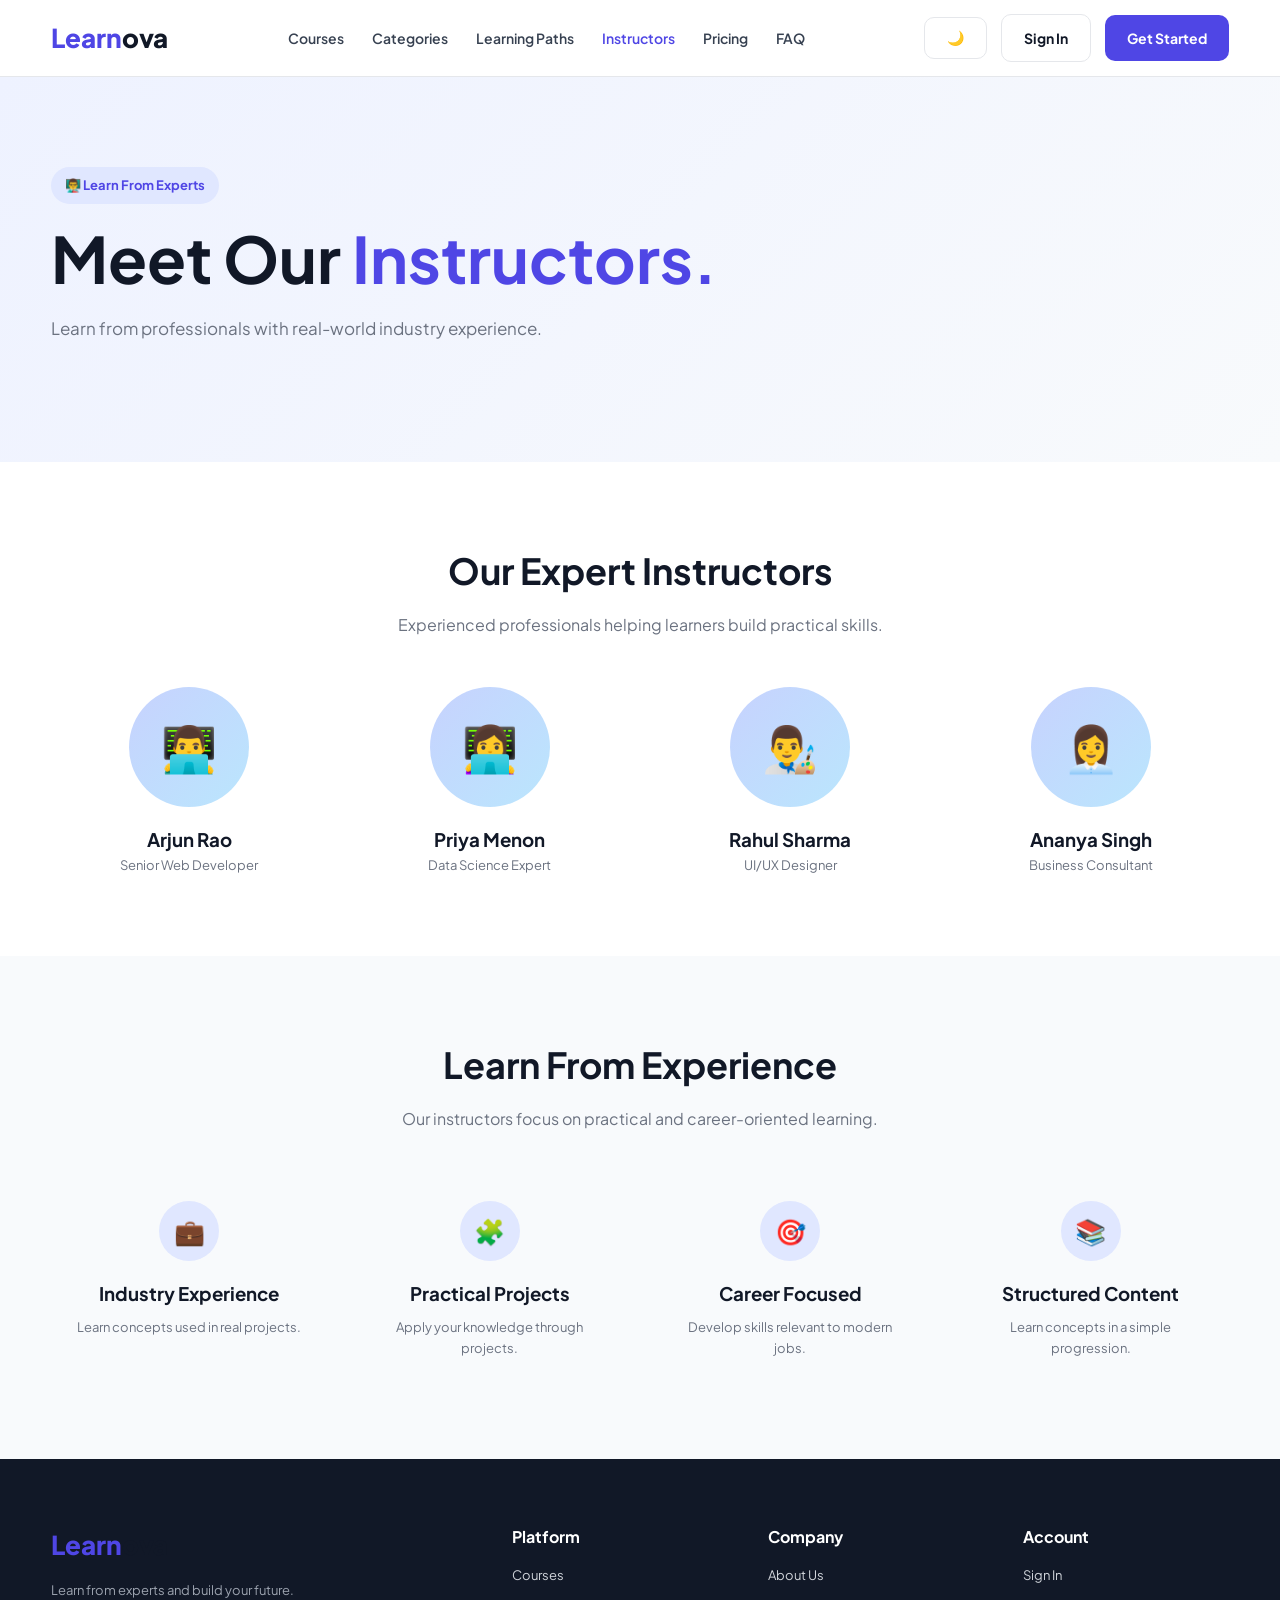
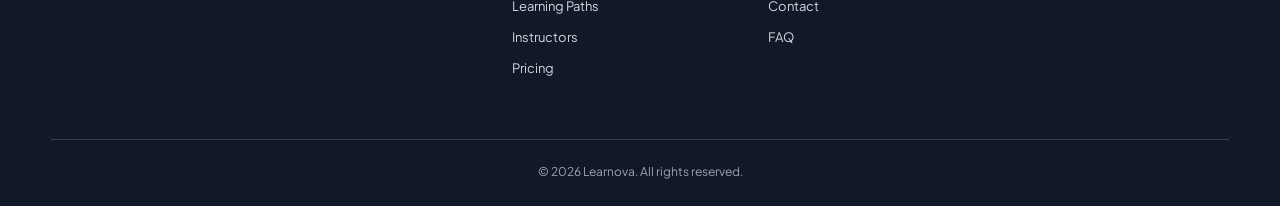
<file: pages/instructors.html>
<!DOCTYPE html>
<html lang="en">
<head>
    <meta charset="UTF-8">
    <meta name="viewport" content="width=device-width, initial-scale=1.0">
    <title>Instructors - Learnova</title>
    <link rel="stylesheet" href="../css/style.css">
    <script src="../js/script.js"></script>
</head>

<body>

<header>
    <div class="container navbar">

        <a href="../index.html" class="logo">
            Learn<span>ova</span>
        </a>

        <nav class="nav-links">
            <a href="courses.html">Courses</a>
            <a href="../index.html#categories">Categories</a>
            <a href="learning-paths.html">Learning Paths</a>
            <a href="instructors.html">Instructors</a>
            <a href="pricing.html">Pricing</a>
            <a href="faq.html">FAQ</a>
        </nav>

        <div class="nav-actions">
            <a href="login.html" class="btn btn-outline">Sign In</a>
            <a href="courses.html" class="btn btn-primary">Get Started</a>
        </div>

    </div>
</header>

<section class="hero">
    <div class="container">
        <span class="badge">👨‍🏫 Learn From Experts</span>
        <h1>Meet Our <span>Instructors.</span></h1>
        <p>
            Learn from professionals with real-world industry experience.
        </p>
    </div>
</section>

<section>

    <div class="container">

        <div class="section-heading">
            <h2>Our Expert Instructors</h2>
            <p>
                Experienced professionals helping learners build practical skills.
            </p>
        </div>

        <div class="instructor-grid">

            <div class="instructor">
                <div class="instructor-avatar">👨‍💻</div>
                <h3>Arjun Rao</h3>
                <p>Senior Web Developer</p>
            </div>

            <div class="instructor">
                <div class="instructor-avatar">👩‍💻</div>
                <h3>Priya Menon</h3>
                <p>Data Science Expert</p>
            </div>

            <div class="instructor">
                <div class="instructor-avatar">👨‍🎨</div>
                <h3>Rahul Sharma</h3>
                <p>UI/UX Designer</p>
            </div>

            <div class="instructor">
                <div class="instructor-avatar">👩‍💼</div>
                <h3>Ananya Singh</h3>
                <p>Business Consultant</p>
            </div>

        </div>

    </div>

</section>

<section class="benefits">

    <div class="container">

        <div class="section-heading">
            <h2>Learn From Experience</h2>
            <p>
                Our instructors focus on practical and career-oriented learning.
            </p>
        </div>

        <div class="benefit-grid">

            <div class="benefit">
                <div class="benefit-icon">💼</div>
                <h3>Industry Experience</h3>
                <p>Learn concepts used in real projects.</p>
            </div>

            <div class="benefit">
                <div class="benefit-icon">🧩</div>
                <h3>Practical Projects</h3>
                <p>Apply your knowledge through projects.</p>
            </div>

            <div class="benefit">
                <div class="benefit-icon">🎯</div>
                <h3>Career Focused</h3>
                <p>Develop skills relevant to modern jobs.</p>
            </div>

            <div class="benefit">
                <div class="benefit-icon">📚</div>
                <h3>Structured Content</h3>
                <p>Learn concepts in a simple progression.</p>
            </div>

        </div>

    </div>

</section>

<footer>
    <div class="container">

        <div class="footer-grid">

            <div class="footer-brand">
                <div class="logo">Learn<span>ova</span></div>
                <p>Learn from experts and build your future.</p>
            </div>

            <div>
                <h4>Platform</h4>
                <ul>
                    <li><a href="courses.html">Courses</a></li>
                    <li><a href="learning-paths.html">Learning Paths</a></li>
                    <li><a href="instructors.html">Instructors</a></li>
                    <li><a href="pricing.html">Pricing</a></li>
                </ul>
            </div>

            <div>
                <h4>Company</h4>
                <ul>
                    <li><a href="about.html">About Us</a></li>
                    <li><a href="contact.html">Contact</a></li>
                    <li><a href="faq.html">FAQ</a></li>
                </ul>
            </div>

            <div>
                <h4>Account</h4>
                <ul>
                    <li><a href="login.html">Sign In</a></li>
                </ul>
            </div>

        </div>

        <div class="footer-bottom">
            © 2026 Learnova. All rights reserved.
        </div>

    </div>
</footer>

</body>
</html>
</file>
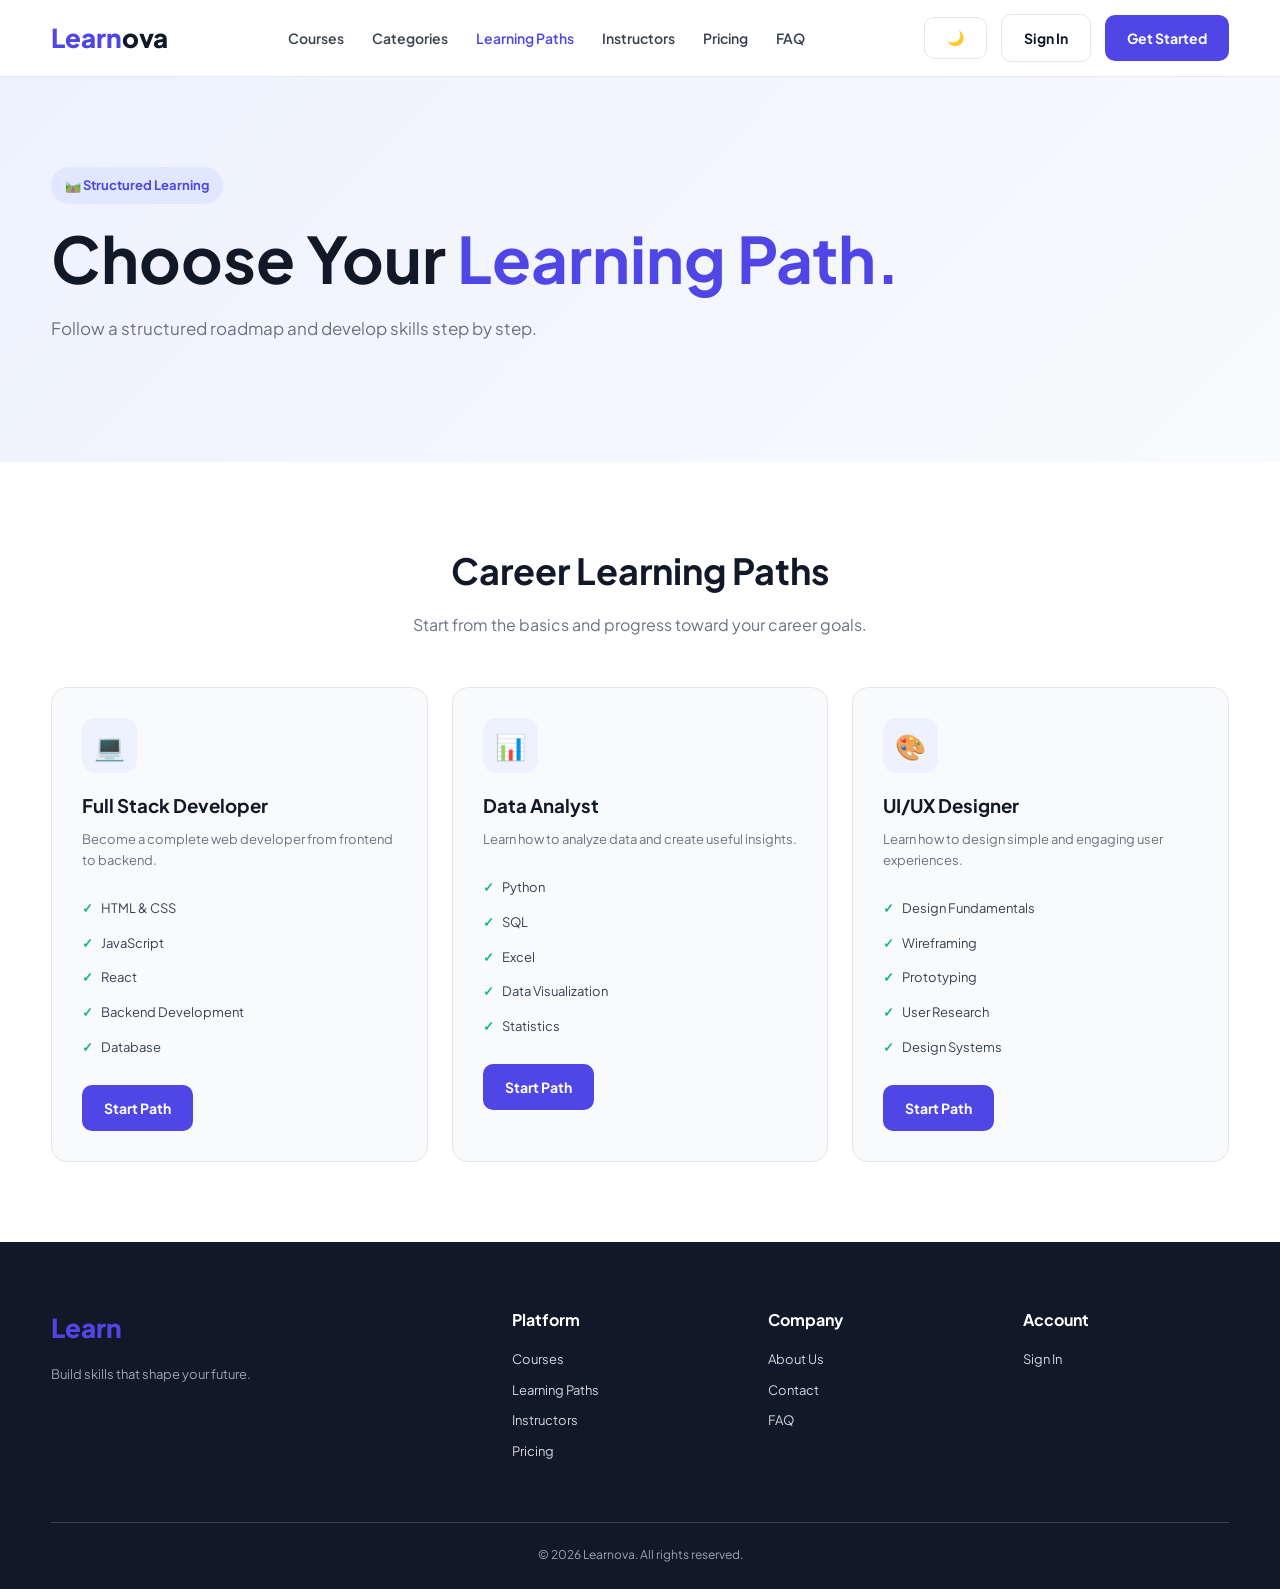
<file: pages/learning-paths.html>
<!DOCTYPE html>
<html lang="en">
<head>
    <meta charset="UTF-8">
    <meta name="viewport" content="width=device-width, initial-scale=1.0">
    <title>Learning Paths - Learnova</title>
    <link rel="stylesheet" href="../css/style.css">
    <script src="../js/script.js"></script>
</head>

<body>

<header>
    <div class="container navbar">

        <a href="../index.html" class="logo">
            Learn<span>ova</span>
        </a>

        <nav class="nav-links">
            <a href="courses.html">Courses</a>
            <a href="../index.html#categories">Categories</a>
            <a href="learning-paths.html">Learning Paths</a>
            <a href="instructors.html">Instructors</a>
            <a href="pricing.html">Pricing</a>
            <a href="faq.html">FAQ</a>
        </nav>

        <div class="nav-actions">
            <a href="login.html" class="btn btn-outline">Sign In</a>
            <a href="courses.html" class="btn btn-primary">Get Started</a>
        </div>

    </div>
</header>

<section class="hero">
    <div class="container">
        <span class="badge">🛤️ Structured Learning</span>
        <h1>Choose Your <span>Learning Path.</span></h1>
        <p>
            Follow a structured roadmap and develop skills step by step.
        </p>
    </div>
</section>

<section>

    <div class="container">

        <div class="section-heading">
            <h2>Career Learning Paths</h2>
            <p>
                Start from the basics and progress toward your career goals.
            </p>
        </div>

        <div class="path-grid">

            <div class="path-card">
                <div class="category-icon">💻</div>
                <h3>Full Stack Developer</h3>
                <p>
                    Become a complete web developer from frontend to backend.
                </p>

                <ul>
                    <li>HTML & CSS</li>
                    <li>JavaScript</li>
                    <li>React</li>
                    <li>Backend Development</li>
                    <li>Database</li>
                </ul>

                <a href="courses.html" class="btn btn-primary">
                    Start Path
                </a>
            </div>

            <div class="path-card">
                <div class="category-icon">📊</div>
                <h3>Data Analyst</h3>
                <p>
                    Learn how to analyze data and create useful insights.
                </p>

                <ul>
                    <li>Python</li>
                    <li>SQL</li>
                    <li>Excel</li>
                    <li>Data Visualization</li>
                    <li>Statistics</li>
                </ul>

                <a href="courses.html" class="btn btn-primary">
                    Start Path
                </a>
            </div>

            <div class="path-card">
                <div class="category-icon">🎨</div>
                <h3>UI/UX Designer</h3>
                <p>
                    Learn how to design simple and engaging user experiences.
                </p>

                <ul>
                    <li>Design Fundamentals</li>
                    <li>Wireframing</li>
                    <li>Prototyping</li>
                    <li>User Research</li>
                    <li>Design Systems</li>
                </ul>

                <a href="courses.html" class="btn btn-primary">
                    Start Path
                </a>
            </div>

        </div>

    </div>

</section>

<footer>
    <div class="container">

        <div class="footer-grid">

            <div class="footer-brand">
                <div class="logo">Learn<span>ova</span></div>
                <p>Build skills that shape your future.</p>
            </div>

            <div>
                <h4>Platform</h4>
                <ul>
                    <li><a href="courses.html">Courses</a></li>
                    <li><a href="learning-paths.html">Learning Paths</a></li>
                    <li><a href="instructors.html">Instructors</a></li>
                    <li><a href="pricing.html">Pricing</a></li>
                </ul>
            </div>

            <div>
                <h4>Company</h4>
                <ul>
                    <li><a href="about.html">About Us</a></li>
                    <li><a href="contact.html">Contact</a></li>
                    <li><a href="faq.html">FAQ</a></li>
                </ul>
            </div>

            <div>
                <h4>Account</h4>
                <ul>
                    <li><a href="login.html">Sign In</a></li>
                </ul>
            </div>

        </div>

        <div class="footer-bottom">
            © 2026 Learnova. All rights reserved.
        </div>

    </div>
</footer>

</body>
</html>
</file>
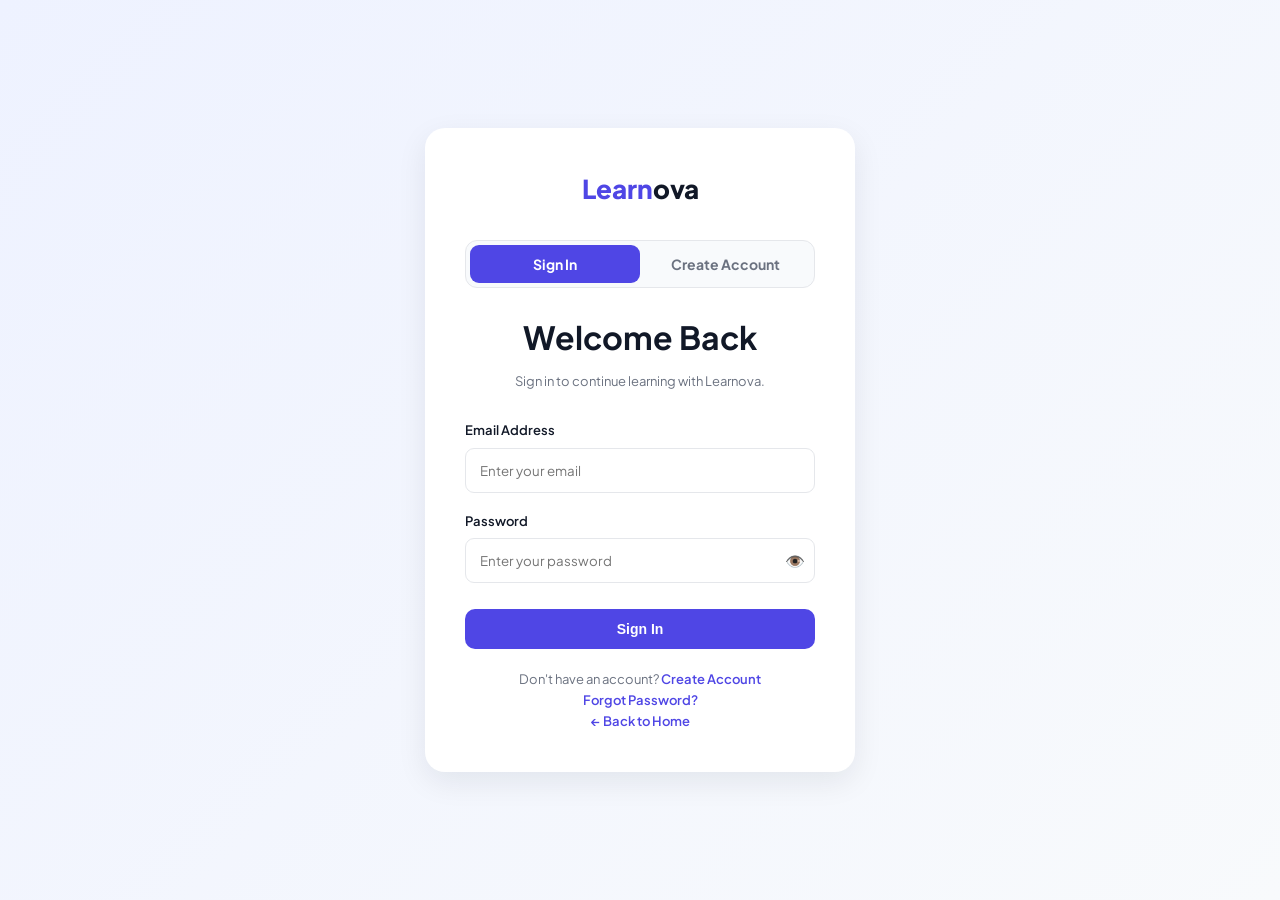
<file: pages/login.html>
<!DOCTYPE html>
<html lang="en">
<head>
    <meta charset="UTF-8">
    <meta name="viewport" content="width=device-width, initial-scale=1.0">
    <title>Login - Learnova</title>
    <link rel="stylesheet" href="../css/style.css">
    <script src="../js/script.js"></script>
</head>

<body>

<div class="login-page">

    <div class="login-card">

        <div class="logo">
            Learn<span>ova</span>
        </div>

        <h1>Welcome Back</h1>

        <p>
            Sign in to continue learning with Learnova.
        </p>

        <form>

            <div class="form-group">

                <label for="email">
                    Email Address
                </label>

                <input
                    type="email"
                    id="email"
                    placeholder="Enter your email"
                    required
                >

            </div>

            <div class="form-group">

                <label for="password">
                    Password
                </label>

                <input
                    type="password"
                    id="password"
                    placeholder="Enter your password"
                    required
                >

            </div>

            <button type="submit" class="btn btn-primary">
                Sign In
            </button>

        </form>

        <div class="login-links">

            <p>
                Don't have an account?
                <a href="#">Create Account</a>
            </p>

            <p>
                <a href="#">Forgot Password?</a>
            </p>

            <p>
                <a href="../index.html">← Back to Home</a>
            </p>

        </div>

    </div>

</div>

</body>
</html>
</file>
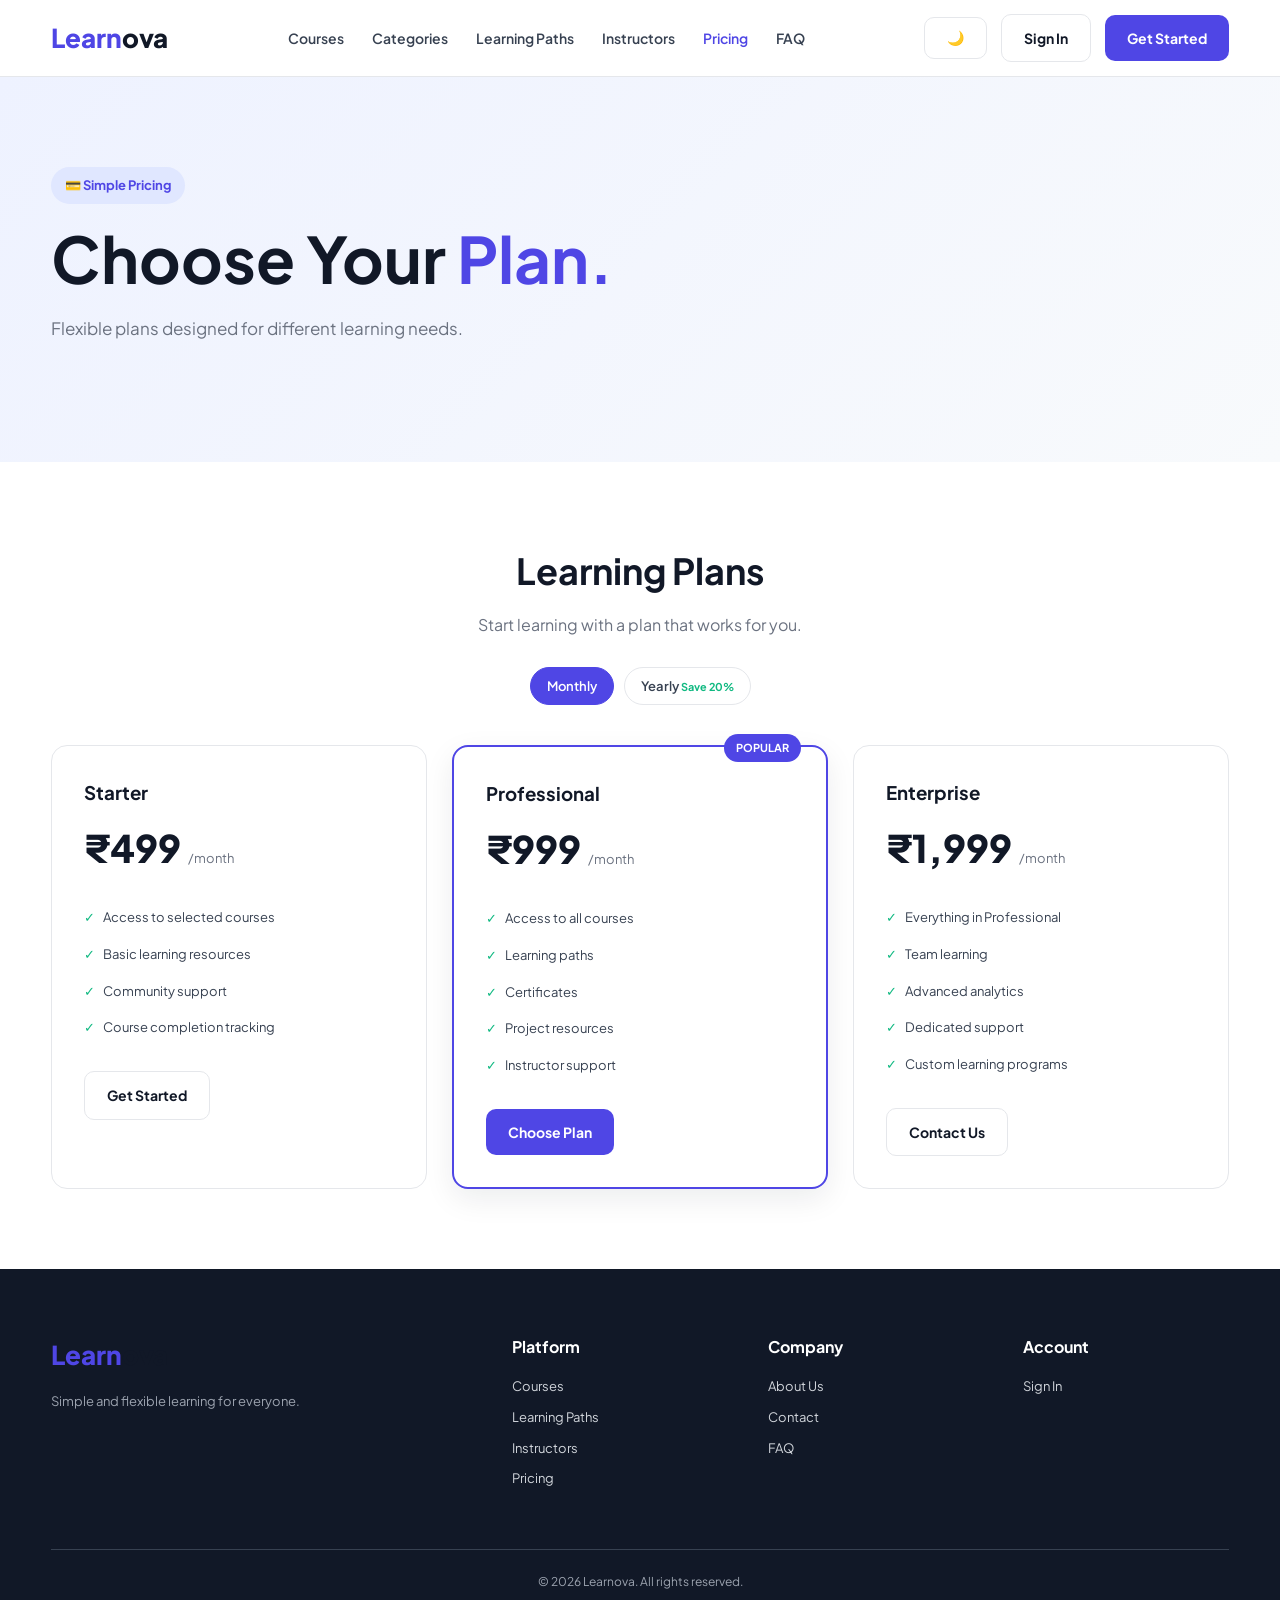
<file: pages/pricing.html>
<!DOCTYPE html>
<html lang="en">
<head>
    <meta charset="UTF-8">
    <meta name="viewport" content="width=device-width, initial-scale=1.0">
    <title>Pricing - Learnova</title>
    <link rel="stylesheet" href="../css/style.css">
    <script src="../js/script.js"></script>
</head>

<body>

<header>
    <div class="container navbar">

        <a href="../index.html" class="logo">
            Learn<span>ova</span>
        </a>

        <nav class="nav-links">
            <a href="courses.html">Courses</a>
            <a href="../index.html#categories">Categories</a>
            <a href="learning-paths.html">Learning Paths</a>
            <a href="instructors.html">Instructors</a>
            <a href="pricing.html">Pricing</a>
            <a href="faq.html">FAQ</a>
        </nav>

        <div class="nav-actions">
            <a href="login.html" class="btn btn-outline">Sign In</a>
            <a href="courses.html" class="btn btn-primary">Get Started</a>
        </div>

    </div>
</header>

<section class="hero">
    <div class="container">
        <span class="badge">💳 Simple Pricing</span>
        <h1>Choose Your <span>Plan.</span></h1>
        <p>
            Flexible plans designed for different learning needs.
        </p>
    </div>
</section>

<section>

    <div class="container">

        <div class="section-heading">
            <h2>Learning Plans</h2>
            <p>Start learning with a plan that works for you.</p>
        </div>

        <div class="pricing-grid">

            <div class="price-card">

                <h3>Starter</h3>

                <div class="price">
                    ₹499
                    <span>/month</span>
                </div>

                <ul>
                    <li>Access to selected courses</li>
                    <li>Basic learning resources</li>
                    <li>Community support</li>
                    <li>Course completion tracking</li>
                </ul>

                <a href="login.html" class="btn btn-outline">
                    Get Started
                </a>

            </div>

            <div class="price-card featured">

                <span class="popular">POPULAR</span>

                <h3>Professional</h3>

                <div class="price">
                    ₹999
                    <span>/month</span>
                </div>

                <ul>
                    <li>Access to all courses</li>
                    <li>Learning paths</li>
                    <li>Certificates</li>
                    <li>Project resources</li>
                    <li>Instructor support</li>
                </ul>

                <a href="login.html" class="btn btn-primary">
                    Choose Plan
                </a>

            </div>

            <div class="price-card">

                <h3>Enterprise</h3>

                <div class="price">
                    ₹1,999
                    <span>/month</span>
                </div>

                <ul>
                    <li>Everything in Professional</li>
                    <li>Team learning</li>
                    <li>Advanced analytics</li>
                    <li>Dedicated support</li>
                    <li>Custom learning programs</li>
                </ul>

                <a href="contact.html" class="btn btn-outline">
                    Contact Us
                </a>

            </div>

        </div>

    </div>

</section>

<footer>
    <div class="container">

        <div class="footer-grid">

            <div class="footer-brand">
                <div class="logo">Learn<span>ova</span></div>
                <p>Simple and flexible learning for everyone.</p>
            </div>

            <div>
                <h4>Platform</h4>
                <ul>
                    <li><a href="courses.html">Courses</a></li>
                    <li><a href="learning-paths.html">Learning Paths</a></li>
                    <li><a href="instructors.html">Instructors</a></li>
                    <li><a href="pricing.html">Pricing</a></li>
                </ul>
            </div>

            <div>
                <h4>Company</h4>
                <ul>
                    <li><a href="about.html">About Us</a></li>
                    <li><a href="contact.html">Contact</a></li>
                    <li><a href="faq.html">FAQ</a></li>
                </ul>
            </div>

            <div>
                <h4>Account</h4>
                <ul>
                    <li><a href="login.html">Sign In</a></li>
                </ul>
            </div>

        </div>

        <div class="footer-bottom">
            © 2026 Learnova. All rights reserved.
        </div>

    </div>
</footer>

</body>
</html>
</file>
<file: css/style.css>
@import url('https://fonts.googleapis.com/css2?family=Plus+Jakarta+Sans:wght@400;500;600;700;800&display=swap');

:root {
    --primary: #4f46e5;
    --primary-dark: #3730a3;
    --secondary: #0ea5e9;
    --accent: #f59e0b;
    --dark: #111827;
    --text: #374151;
    --muted: #6b7280;
    --light: #f8fafc;
    --border: #e5e7eb;
    --white: #ffffff;
    --success: #10b981;
    --shadow: 0 10px 30px rgba(15, 23, 42, 0.08);
    --radius: 16px;
}

* {
    margin: 0;
    padding: 0;
    box-sizing: border-box;
}

html {
    scroll-behavior: smooth;
}

body {
    font-family: 'Plus Jakarta Sans', sans-serif;
    color: var(--text);
    background: var(--white);
    line-height: 1.6;
}

a {
    text-decoration: none;
    color: inherit;
}

ul {
    list-style: none;
}

img {
    max-width: 100%;
    display: block;
}

.container {
    width: min(1180px, 92%);
    margin: auto;
}

/* Header */

header {
    background: var(--white);
    border-bottom: 1px solid var(--border);
    position: sticky;
    top: 0;
    z-index: 1000;
}

.navbar {
    height: 76px;
    display: flex;
    align-items: center;
    justify-content: space-between;
}

.logo {
    font-size: 26px;
    font-weight: 800;
    color: var(--primary);
}

.logo span {
    color: var(--dark);
}

.nav-links {
    display: flex;
    align-items: center;
    gap: 28px;
}

.nav-links a {
    font-size: 14px;
    font-weight: 600;
    color: var(--text);
    transition: 0.3s;
}

.nav-links a:hover {
    color: var(--primary);
}

.nav-actions {
    display: flex;
    align-items: center;
    gap: 14px;
}

.btn {
    display: inline-block;
    padding: 12px 22px;
    border-radius: 10px;
    font-size: 14px;
    font-weight: 700;
    border: none;
    cursor: pointer;
    transition: 0.3s;
}

.btn-primary {
    background: var(--primary);
    color: var(--white);
}

.btn-primary:hover {
    background: var(--primary-dark);
    transform: translateY(-2px);
}

.btn-outline {
    border: 1px solid var(--border);
    color: var(--dark);
    background: var(--white);
}

.btn-outline:hover {
    border-color: var(--primary);
    color: var(--primary);
}

.btn-light {
    background: var(--white);
    color: var(--primary);
}

.btn-light:hover {
    transform: translateY(-2px);
}

.menu {
    display: none;
    font-size: 26px;
}

/* Hero */

.hero {
    background: linear-gradient(135deg, #eef2ff, #f8fafc);
    padding: 90px 0;
    overflow: hidden;
}

.hero-content {
    display: grid;
    grid-template-columns: 1.05fr 0.95fr;
    align-items: center;
    gap: 70px;
}

.badge {
    display: inline-block;
    background: #e0e7ff;
    color: var(--primary);
    padding: 8px 14px;
    border-radius: 50px;
    font-size: 13px;
    font-weight: 700;
    margin-bottom: 20px;
}

.hero h1 {
    font-size: clamp(42px, 5vw, 64px);
    line-height: 1.08;
    color: var(--dark);
    margin-bottom: 22px;
}

.hero h1 span {
    color: var(--primary);
}

.hero p {
    color: var(--muted);
    font-size: 17px;
    max-width: 580px;
    margin-bottom: 30px;
}

.hero-buttons {
    display: flex;
    gap: 14px;
    margin-bottom: 40px;
}

.stats {
    display: flex;
    gap: 40px;
}

.stat strong {
    display: block;
    font-size: 24px;
    color: var(--dark);
}

.stat span {
    font-size: 13px;
    color: var(--muted);
}

/* Hero Cards */

.hero-visual {
    position: relative;
    min-height: 440px;
}

.course-card-floating {
    position: absolute;
    background: var(--white);
    border-radius: var(--radius);
    box-shadow: var(--shadow);
    padding: 20px;
    width: 280px;
}

.course-card-main {
    top: 30px;
    right: 20px;
}

.course-card-small {
    bottom: 20px;
    left: 10px;
}

.course-icon {
    width: 54px;
    height: 54px;
    border-radius: 12px;
    background: #eef2ff;
    display: flex;
    align-items: center;
    justify-content: center;
    font-size: 25px;
    margin-bottom: 15px;
}

.course-card-floating h3 {
    font-size: 17px;
    color: var(--dark);
    margin-bottom: 7px;
}

.course-card-floating p {
    font-size: 13px;
    color: var(--muted);
    margin: 0;
}

.progress {
    height: 7px;
    background: #e5e7eb;
    border-radius: 10px;
    margin-top: 18px;
    overflow: hidden;
}

.progress span {
    display: block;
    width: 75%;
    height: 100%;
    background: var(--primary);
}

/* Section */

section {
    padding: 80px 0;
}

.section-heading {
    text-align: center;
    max-width: 680px;
    margin: 0 auto 50px;
}

.section-heading h2 {
    font-size: 36px;
    color: var(--dark);
    margin-bottom: 12px;
}

.section-heading p {
    color: var(--muted);
}

/* Search */

.search-section {
    margin-top: -35px;
    position: relative;
}

.search-box {
    background: var(--white);
    box-shadow: var(--shadow);
    border-radius: 16px;
    padding: 22px;
    display: flex;
    gap: 12px;
    align-items: center;
}

.search-box input {
    flex: 1;
    border: none;
    outline: none;
    font-family: inherit;
    font-size: 15px;
}

.search-box select {
    border: 1px solid var(--border);
    border-radius: 9px;
    padding: 12px;
    font-family: inherit;
}

/* Categories */

.category-grid {
    display: grid;
    grid-template-columns: repeat(4, 1fr);
    gap: 20px;
}

.category-card {
    padding: 28px;
    border: 1px solid var(--border);
    border-radius: var(--radius);
    transition: 0.3s;
    background: var(--white);
}

.category-card:hover {
    transform: translateY(-5px);
    box-shadow: var(--shadow);
    border-color: #c7d2fe;
}

.category-icon {
    width: 55px;
    height: 55px;
    border-radius: 13px;
    background: #eef2ff;
    display: flex;
    align-items: center;
    justify-content: center;
    font-size: 25px;
    margin-bottom: 18px;
}

.category-card h3 {
    color: var(--dark);
    margin-bottom: 7px;
}

.category-card p {
    color: var(--muted);
    font-size: 13px;
}

/* Courses */

.course-grid {
    display: grid;
    grid-template-columns: repeat(3, 1fr);
    gap: 25px;
}

.course-card {
    border: 1px solid var(--border);
    border-radius: var(--radius);
    overflow: hidden;
    background: var(--white);
    transition: 0.3s;
}

.course-card:hover {
    transform: translateY(-5px);
    box-shadow: var(--shadow);
}

.course-image {
    height: 190px;
    background: linear-gradient(135deg, #4f46e5, #0ea5e9);
    display: flex;
    align-items: center;
    justify-content: center;
    color: var(--white);
    font-size: 50px;
}

.course-body {
    padding: 22px;
}

.course-level {
    font-size: 11px;
    font-weight: 700;
    color: var(--primary);
    background: #eef2ff;
    padding: 5px 9px;
    border-radius: 5px;
    display: inline-block;
    margin-bottom: 12px;
}

.course-body h3 {
    font-size: 18px;
    color: var(--dark);
    margin-bottom: 10px;
}

.course-body p {
    font-size: 13px;
    color: var(--muted);
    margin-bottom: 18px;
}

.course-meta {
    display: flex;
    justify-content: space-between;
    border-top: 1px solid var(--border);
    padding-top: 15px;
    font-size: 12px;
    color: var(--muted);
}

.course-price {
    font-weight: 800;
    color: var(--dark);
}

/* Learning Paths */

.path-grid {
    display: grid;
    grid-template-columns: repeat(3, 1fr);
    gap: 24px;
}

.path-card {
    padding: 30px;
    border-radius: var(--radius);
    background: #f8fafc;
    border: 1px solid var(--border);
}

.path-card h3 {
    color: var(--dark);
    margin: 15px 0 8px;
}

.path-card p {
    color: var(--muted);
    font-size: 13px;
    margin-bottom: 20px;
}

.path-card ul {
    margin-bottom: 20px;
}

.path-card li {
    font-size: 13px;
    padding: 7px 0;
    color: var(--text);
}

.path-card li::before {
    content: "✓";
    color: var(--success);
    font-weight: bold;
    margin-right: 8px;
}

/* Benefits */

.benefits {
    background: var(--light);
}

.benefit-grid {
    display: grid;
    grid-template-columns: repeat(4, 1fr);
    gap: 25px;
}

.benefit {
    text-align: center;
    padding: 20px;
}

.benefit-icon {
    width: 60px;
    height: 60px;
    margin: auto;
    border-radius: 50%;
    background: #e0e7ff;
    display: flex;
    align-items: center;
    justify-content: center;
    font-size: 25px;
    margin-bottom: 18px;
}

.benefit h3 {
    color: var(--dark);
    margin-bottom: 8px;
}

.benefit p {
    font-size: 13px;
    color: var(--muted);
}

/* Instructors */

.instructor-grid {
    display: grid;
    grid-template-columns: repeat(4, 1fr);
    gap: 25px;
}

.instructor {
    text-align: center;
}

.instructor-avatar {
    width: 120px;
    height: 120px;
    border-radius: 50%;
    margin: 0 auto 18px;
    background: linear-gradient(135deg, #c7d2fe, #bae6fd);
    display: flex;
    align-items: center;
    justify-content: center;
    font-size: 45px;
}

.instructor h3 {
    color: var(--dark);
}

.instructor p {
    color: var(--muted);
    font-size: 13px;
}

/* Testimonials */

.testimonial-section {
    background: var(--light);
}

.testimonial-grid {
    display: grid;
    grid-template-columns: repeat(3, 1fr);
    gap: 25px;
}

.testimonial {
    background: var(--white);
    padding: 28px;
    border-radius: var(--radius);
    box-shadow: 0 5px 20px rgba(0, 0, 0, 0.04);
}

.stars {
    color: var(--accent);
    margin-bottom: 15px;
}

.testimonial p {
    color: var(--text);
    font-size: 14px;
    margin-bottom: 20px;
}

.testimonial strong {
    color: var(--dark);
}

.testimonial span {
    display: block;
    color: var(--muted);
    font-size: 12px;
}

/* Statistics */

.statistics {
    background: var(--primary);
    color: var(--white);
}

.statistics-grid {
    display: grid;
    grid-template-columns: repeat(4, 1fr);
    text-align: center;
    gap: 30px;
}

.statistics strong {
    font-size: 38px;
    display: block;
}

.statistics span {
    font-size: 14px;
    opacity: 0.85;
}

/* Pricing */

.pricing-grid {
    display: grid;
    grid-template-columns: repeat(3, 1fr);
    gap: 25px;
}

.price-card {
    border: 1px solid var(--border);
    border-radius: var(--radius);
    padding: 32px;
}

.price-card.featured {
    border: 2px solid var(--primary);
    position: relative;
    box-shadow: var(--shadow);
}

.popular {
    position: absolute;
    top: -13px;
    right: 25px;
    background: var(--primary);
    color: var(--white);
    padding: 5px 12px;
    border-radius: 20px;
    font-size: 11px;
    font-weight: 700;
}

.price-card h3 {
    color: var(--dark);
    margin-bottom: 10px;
}

.price {
    font-size: 38px;
    font-weight: 800;
    color: var(--dark);
    margin-bottom: 20px;
}

.price span {
    font-size: 13px;
    color: var(--muted);
    font-weight: 400;
}

.price-card ul {
    margin-bottom: 25px;
}

.price-card li {
    padding: 8px 0;
    font-size: 13px;
}

.price-card li::before {
    content: "✓";
    color: var(--success);
    margin-right: 8px;
}

/* FAQ */

.faq {
    max-width: 800px;
    margin: auto;
}

details {
    border-bottom: 1px solid var(--border);
    padding: 20px 0;
}

summary {
    cursor: pointer;
    font-weight: 700;
    color: var(--dark);
}

details p {
    color: var(--muted);
    font-size: 14px;
    padding-top: 12px;
}

/* CTA */

.cta {
    padding: 70px 0;
}

.cta-box {
    background: linear-gradient(135deg, var(--primary), #2563eb);
    color: var(--white);
    border-radius: 22px;
    padding: 65px;
    text-align: center;
}

.cta-box h2 {
    font-size: 38px;
    margin-bottom: 14px;
}

.cta-box p {
    opacity: 0.9;
    max-width: 600px;
    margin: 0 auto 25px;
}

/* Footer */

footer {
    background: #111827;
    color: #d1d5db;
    padding: 65px 0 25px;
}

.footer-grid {
    display: grid;
    grid-template-columns: 2fr 1fr 1fr 1fr;
    gap: 50px;
    margin-bottom: 50px;
}

.footer-brand .logo {
    margin-bottom: 15px;
}

.footer-brand p {
    font-size: 13px;
    color: #9ca3af;
    max-width: 320px;
}

footer h4 {
    color: var(--white);
    margin-bottom: 16px;
}

footer li {
    margin-bottom: 10px;
    font-size: 13px;
}

footer li a:hover {
    color: var(--white);
}

.footer-bottom {
    border-top: 1px solid #374151;
    padding-top: 22px;
    text-align: center;
    font-size: 12px;
    color: #9ca3af;
}

/* Login */

.login-page {
    min-height: 100vh;
    background: linear-gradient(135deg, #eef2ff, #f8fafc);
    display: flex;
    align-items: center;
    justify-content: center;
    padding: 30px;
}

.login-card {
    width: min(430px, 100%);
    background: var(--white);
    padding: 40px;
    border-radius: 20px;
    box-shadow: var(--shadow);
}

.login-card .logo {
    text-align: center;
    margin-bottom: 30px;
}

.login-card h1 {
    color: var(--dark);
    text-align: center;
    margin-bottom: 8px;
}

.login-card > p {
    text-align: center;
    color: var(--muted);
    font-size: 13px;
    margin-bottom: 28px;
}

.form-group {
    margin-bottom: 18px;
}

.form-group label {
    display: block;
    color: var(--dark);
    font-size: 13px;
    font-weight: 600;
    margin-bottom: 7px;
}

.form-group input {
    width: 100%;
    padding: 13px 14px;
    border: 1px solid var(--border);
    border-radius: 9px;
    outline: none;
    font-family: inherit;
}

.form-group input:focus {
    border-color: var(--primary);
}

.login-card .btn {
    width: 100%;
    margin-top: 8px;
}

.login-links {
    text-align: center;
    margin-top: 20px;
    font-size: 13px;
    color: var(--muted);
}

.login-links a {
    color: var(--primary);
    font-weight: 600;
}

/* Responsive */

@media (max-width: 900px) {
    .nav-links {
        display: none;
    }

    .menu {
        display: block;
    }

    .hero-content {
        grid-template-columns: 1fr;
    }

    .hero-visual {
        min-height: 400px;
    }

    .category-grid,
    .benefit-grid,
    .instructor-grid {
        grid-template-columns: repeat(2, 1fr);
    }

    .course-grid,
    .path-grid,
    .testimonial-grid,
    .pricing-grid {
        grid-template-columns: 1fr 1fr;
    }

    .footer-grid {
        grid-template-columns: 1fr 1fr;
    }
}

@media (max-width: 600px) {
    .nav-actions {
        display: none;
    }

    .hero {
        padding: 60px 0;
    }

    .hero h1 {
        font-size: 40px;
    }

    .hero-buttons {
        flex-direction: column;
    }

    .stats {
        gap: 20px;
        flex-wrap: wrap;
    }

    .search-box {
        flex-direction: column;
        align-items: stretch;
    }

    .category-grid,
    .benefit-grid,
    .instructor-grid,
    .course-grid,
    .path-grid,
    .testimonial-grid,
    .pricing-grid,
    .statistics-grid {
        grid-template-columns: 1fr;
    }

    .footer-grid {
        grid-template-columns: 1fr;
    }

    .cta-box {
        padding: 40px 25px;
    }

    .cta-box h2 {
        font-size: 30px;
    }

    .course-card-main {
        right: 0;
    }

    .course-card-small {
        left: 0;
    }
}
</file>
